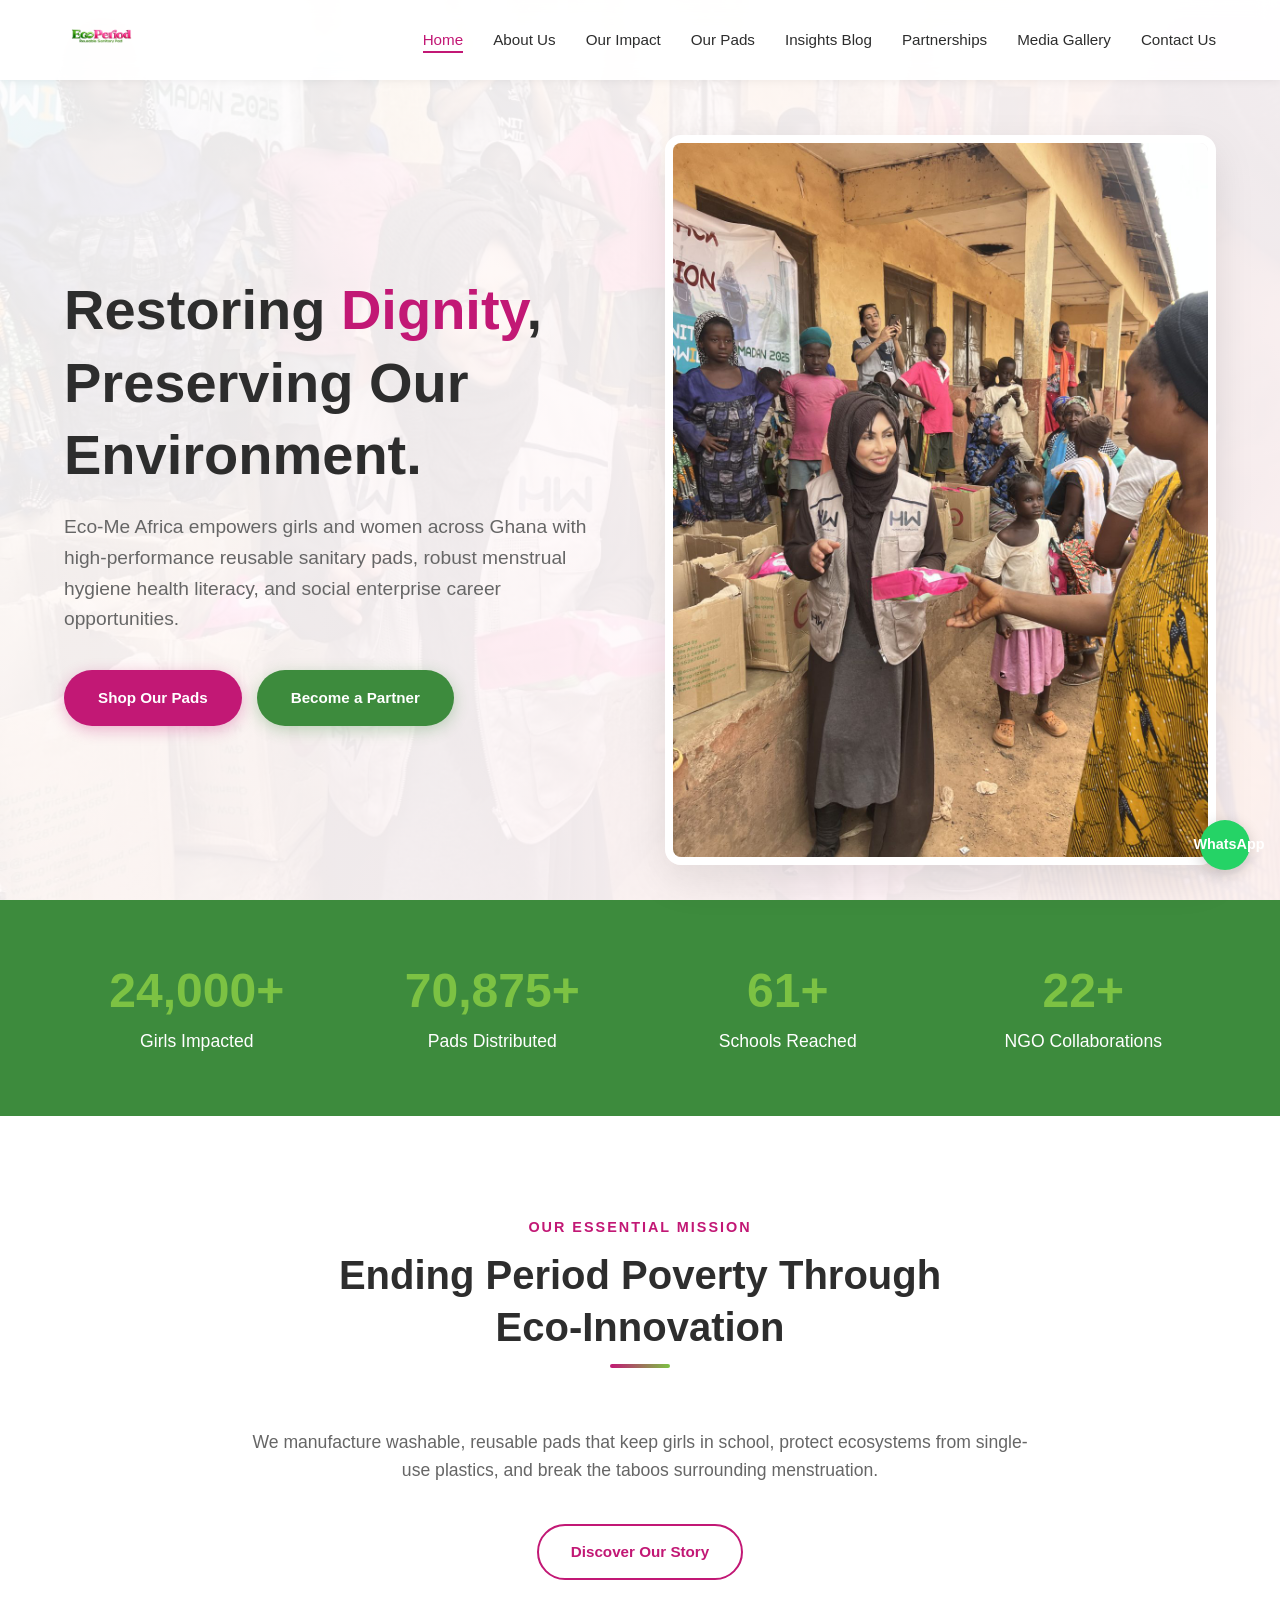
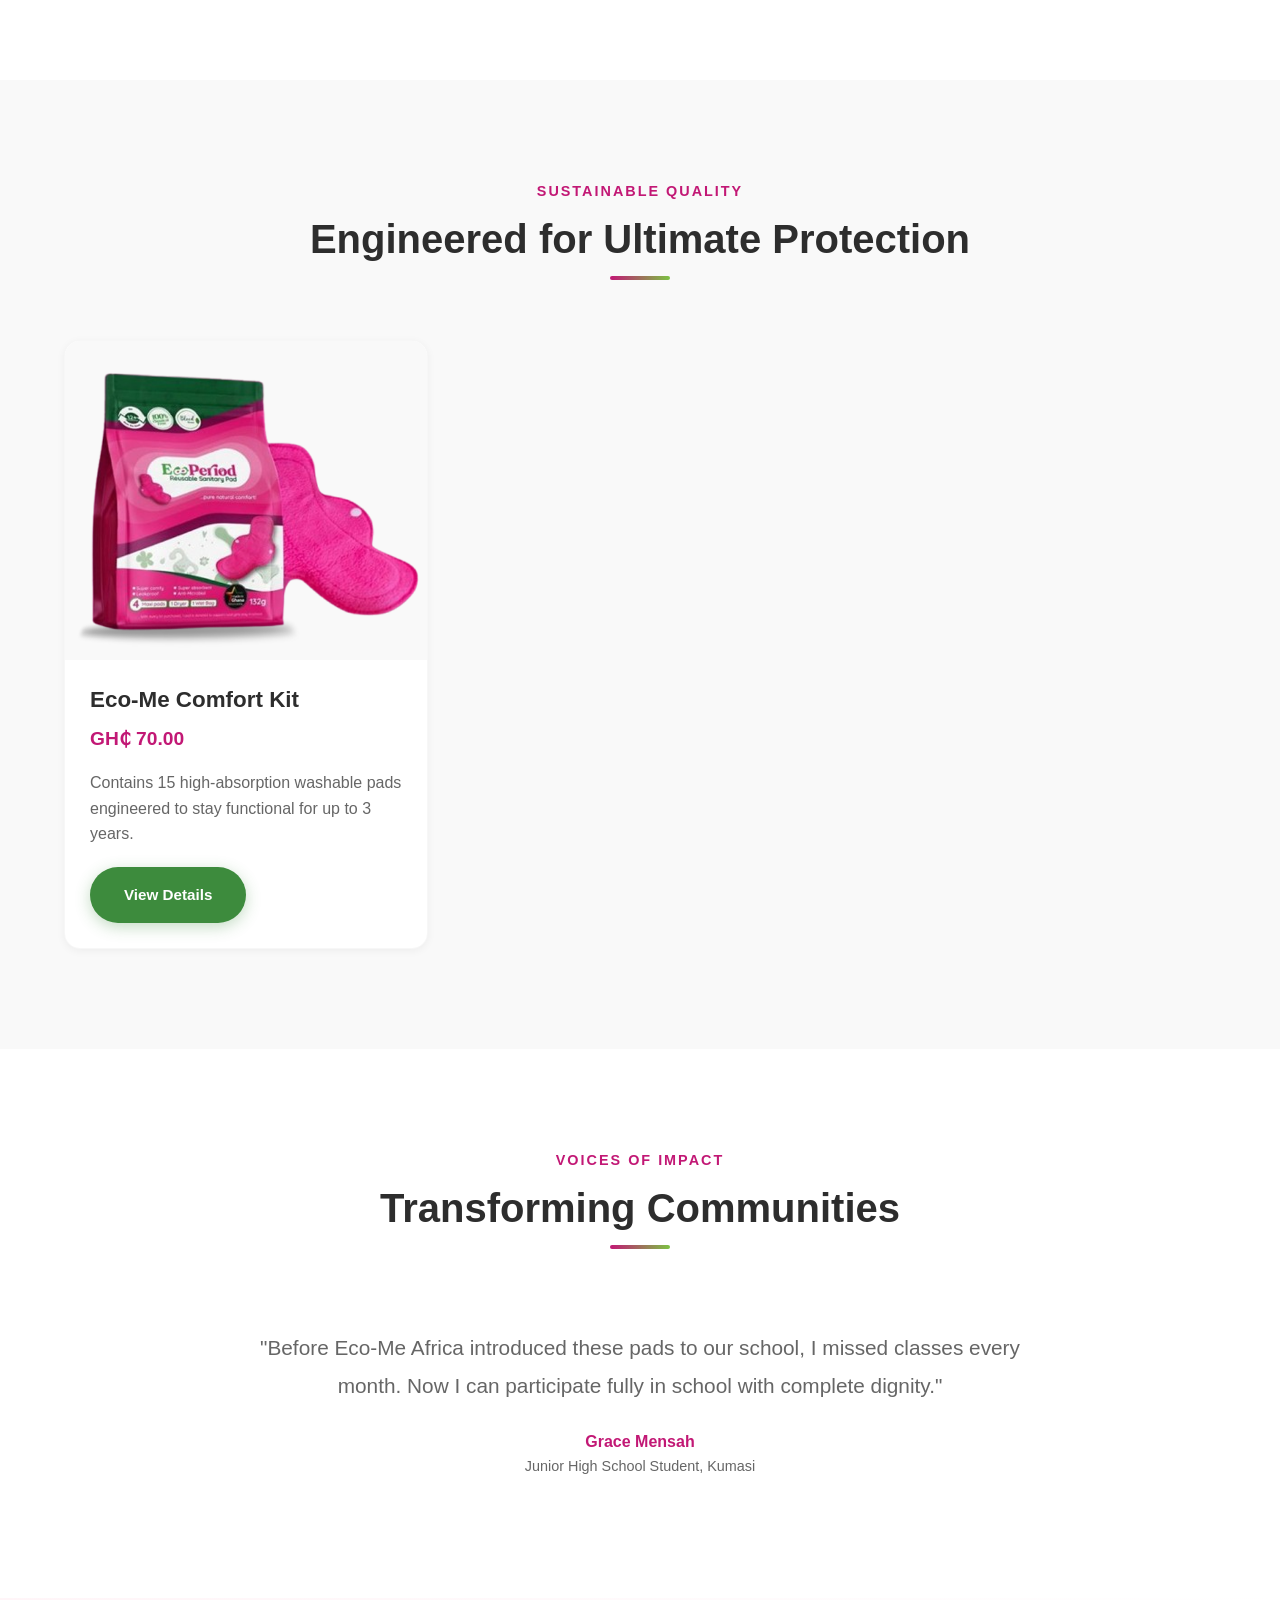
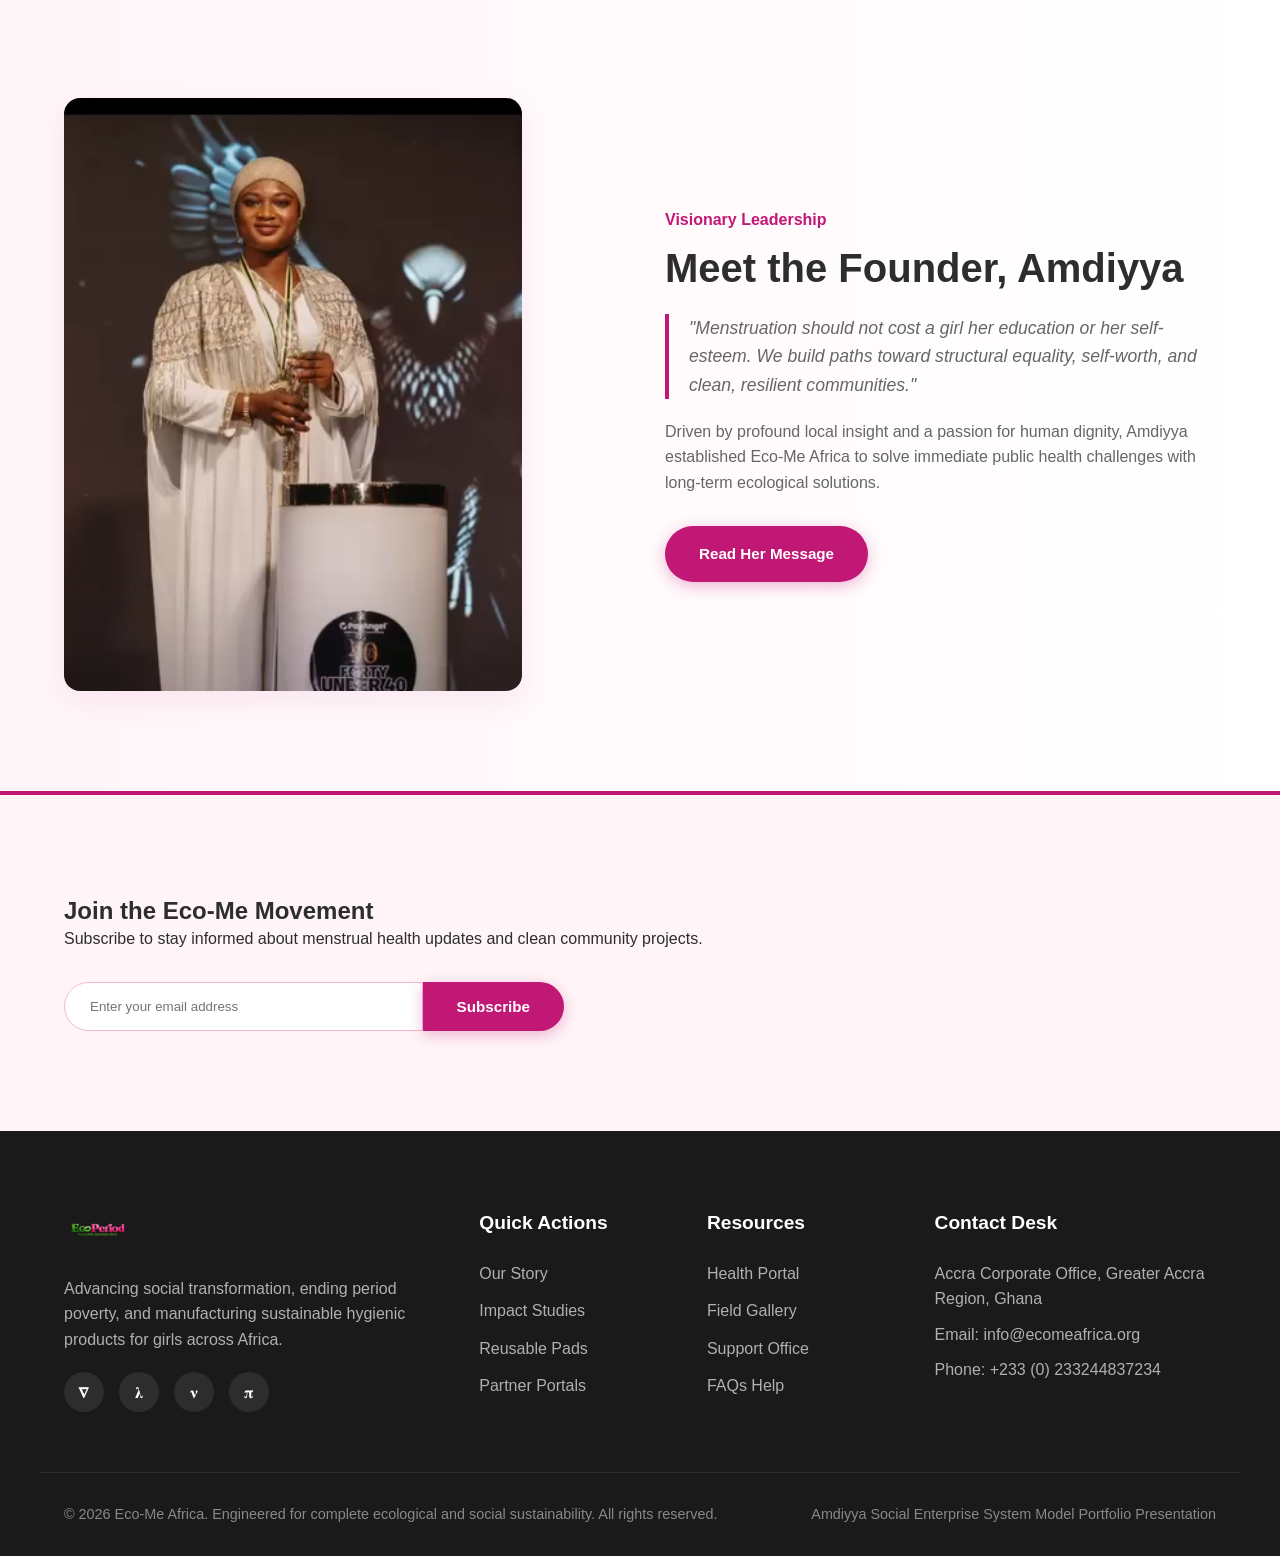
<file: index.html>
<!DOCTYPE html>
<html lang="en">
<head>
    <meta charset="UTF-8">
    <meta name="viewport" content="width=device-width, initial-scale=1.0">
    <title>Eco-Me Africa | Reusable Sanitary Pads & Menstrual Health Ghana</title>
    <meta name="description" content="Eco-Me Africa is an eco-friendly social enterprise tackling period poverty in Ghana through reusable sanitary pads, women empowerment programs, and health education.">
    <meta name="keywords" content="Reusable sanitary pads Ghana, Menstrual health Africa, Period poverty Ghana, Sustainable menstrual products, Women empowerment Ghana">
    <!-- Open Graph Protocols -->
    <meta property="og:title" content="Eco-Me Africa | Menstrual Dignity and Sustainability">
    <meta property="og:description" content="Tackling period poverty in Africa through sustainable manufacturing of high-grade reusable hygienic pads.">
    <meta property="og:image" content="assets/hero.jpg">
    <meta property="og:url" content="https://ecomeafrica.org">
    <link rel="stylesheet" href="css/style.css">
</head>
<body>

    <!-- GLOBAL NAVIGATION HEADER -->
    <header class="header-nav">
        <div class="container nav-container">
            <a href="index.html" class="logo"><img src="assets/logo.png" alt="Eco-Me Africa Corporate Logo"></a>
            <nav>
                <ul class="nav-menu">
                    <li><a href="index.html" class="nav-link active">Home</a></li>
                    <li><a href="about.html" class="nav-link">About Us</a></li>
                    <li><a href="impact.html" class="nav-link">Our Impact</a></li>
                    <li><a href="products.html" class="nav-link">Our Pads</a></li>
                    <li><a href="blog.html" class="nav-link">Insights Blog</a></li>
                    <li><a href="partnerships.html" class="nav-link">Partnerships</a></li>
                    <li><a href="gallery.html" class="nav-link">Media Gallery</a></li>
                    <li><a href="contact.html" class="nav-link">Contact Us</a></li>
                </ul>
            </nav>
            <button class="hamburger" aria-label="Toggle Navigation menu"><span class="bar"></span><span class="bar"></span><span class="bar"></span></button>
        </div>
    </header>

    <!-- 1. HERO SECTION -->
    <section class="hero-home">
        <div class="container hero-grid">
            <div class="hero-content reveal active">
                <h1>Restoring <span>Dignity</span>, Preserving Our Environment.</h1>
                <p>Eco-Me Africa empowers girls and women across Ghana with high-performance reusable sanitary pads, robust menstrual hygiene health literacy, and social enterprise career opportunities.</p>
                <div class="btn-group">
                    <a href="products.html" class="btn btn-primary">Shop Our Pads</a>
                    <a href="partnerships.html" class="btn btn-secondary">Become a Partner</a>
                </div>
            </div>
            <div class="hero-image-wrapper reveal active">
                <!-- Placeholder Image Asset Definition -->
                <img src="assets/hero.jpg" alt="Eco-Me Africa Community Outreach and Pads Distribution Event">
            </div>
        </div>
    </section>

    <!-- 2. STATS COUNTER BAR -->
    <section class="stats-counter-section">
        <div class="container stats-grid">
            <div class="stat-item">
                <h3 class="counter-value" data-target="50000">0+</h3>
                <p>Girls Impacted</p>
            </div>
            <div class="stat-item">
                <h3 class="counter-value" data-target="150000">0+</h3>
                <p>Pads Distributed</p>
            </div>
            <div class="stat-item">
                <h3 class="counter-value" data-target="120">0+</h3>
                <p>Schools Reached</p>
            </div>
            <div class="stat-item">
                <h3 class="counter-value" data-target="45">0+</h3>
                <p>NGO Collaborations</p>
            </div>
        </div>
    </section>

    <!-- 3. MISSION BRIEF -->
    <section class="section-padding">
        <div class="container text-center reveal">
            <div class="section-header">
                <span class="subtitle">Our Essential Mission</span>
                <h2>Ending Period Poverty Through Eco-Innovation</h2>
            </div>
            <p style="max-width: 800px; margin: 0 auto 40px auto; font-size: 1.1rem; color: var(--light-text);">
                We manufacture washable, reusable pads that keep girls in school, protect ecosystems from single-use plastics, and break the taboos surrounding menstruation.
            </p>
            <a href="about.html" class="btn btn-outline">Discover Our Story</a>
        </div>
    </section>

    <!-- 4. PRODUCT PREVIEW SECTION -->
    <section class="section-padding" style="background-color: var(--gray-bg);">
        <div class="container reveal">
            <div class="section-header">
                <span class="subtitle">Sustainable Quality</span>
                <h2>Engineered for Ultimate Protection</h2>
            </div>
            <div class="products-grid">
                <!-- Product Unit 1 -->
                <div class="product-card">
                    <div class="img-container">
                        <img src="assets/dulex.png" alt="Eco-Me Reusable Sanitary Pad Single Kit Pack">
                    </div>
                    <div class="product-info">
                        <h3 class="product-title">Eco-Me Comfort Kit</h3>
                        <p class="product-price">GH₵ 70.00</p>
                        <p style="color:var(--light-text); margin-bottom: 20px;">Contains 15 high-absorption washable pads engineered to stay functional for up to 3 years.</p>
                        <a href="products.html" class="btn btn-secondary btn-sm">View Details</a>
                    </div>
                </div>
                <!-- Additional structural preview iterations skipped for clarity -->
            </div>
        </div>
    </section>

    <!-- 5. VOICES OF IMPACT (TESTIMONIALS SLIDER) -->
    <section class="section-padding">
        <div class="container reveal">
            <div class="section-header">
                <span class="subtitle">Voices of Impact</span>
                <h2>Transforming Communities</h2>
            </div>
            <div class="slider-container">
                <div class="testimonial-slide active">
                    <p class="testimonial-text">"Before Eco-Me Africa introduced these pads to our school, I missed classes every month. Now I can participate fully in school with complete dignity."</p>
                    <p class="testimonial-author">Grace Mensah</p>
                    <p class="testimonial-meta">Junior High School Student, Kumasi</p>
                </div>
                <div class="testimonial-slide">
                    <p class="testimonial-text">"Partnering with Eco-Me has allowed us to deliver scalable menstrual literacy and sustainable sanitation kits to over 2,500 rural women."</p>
                    <p class="testimonial-author">David Kwakye</p>
                    <p class="testimonial-meta">Director, Health Foundation West Africa</p>
                </div>
            </div>
        </div>
    </section>

    <!-- 6. FOUNDER SPOTLIGHT BRIEF -->
    <section class="section-padding" style="background: linear-gradient(to right, #FFF5F8, #FFFFFF);">
        <div class="container reveal">
            <div class="hero-grid">
                <div>
                    <!-- Placeholder Founder Structural Alignment Asset Link -->
                    <img src="assets/founder.png" alt="Amdiyya - Visionary Founder of Eco-Me Africa Social Enterprise" style="border-radius: var(--radius-md); box-shadow: var(--shadow-md);">
                </div>
                <div>
                    <span class="subtitle" style="color:var(--primary-pink); font-weight:700;">Visionary Leadership</span>
                    <h2 style="font-size:2.5rem; margin:10px 0 20px 0;">Meet the Founder, Amdiyya</h2>
                    <blockquote style="border-left: 4px solid var(--primary-pink); padding-left:20px; font-style:italic; margin-bottom:20px; font-size:1.1rem; color: var(--light-text);">
                        "Menstruation should not cost a girl her education or her self-esteem. We build paths toward structural equality, self-worth, and clean, resilient communities."
                    </blockquote>
                    <p style="color:var(--light-text); margin-bottom:30px;">Driven by profound local insight and a passion for human dignity, Amdiyya established Eco-Me Africa to solve immediate public health challenges with long-term ecological solutions.</p>
                    <a href="about.html#founder" class="btn btn-primary">Read Her Message</a>
                </div>
            </div>
        </div>
    </section>

    <!-- GLOBAL FOOTER & NEWSLETTER -->
    <section class="newsletter-section section-padding">
        <div class="container newsletter-grid">
            <div>
                <h2>Join the Eco-Me Movement</h2>
                <p>Subscribe to stay informed about menstrual health updates and clean community projects.</p>
            </div>
            <form class="newsletter-form-container" onsubmit="event.preventDefault(); alert('Subscribed to updates! Thank you.'); this.reset();">
                <input type="email" placeholder="Enter your email address" required aria-label="Newsletter email address field">
                <button type="submit" class="btn btn-primary">Subscribe</button>
            </form>
        </div>
    </section>

    <footer class="main-footer">
        <div class="container footer-grid">
            <div class="footer-brand">
                <img src="assets/logo.png" alt="Eco-Me Africa Logo" style="height:45px;">
                <p>Advancing social transformation, ending period poverty, and manufacturing sustainable hygienic products for girls across Africa.</p>
                <div class="social-icons">
                    <a href="#" class="social-icon" aria-label="Follow us on Facebook">&#120513;</a>
                    <a href="#" class="social-icon" aria-label="Follow us on Twitter">&#120524;</a>
                    <a href="#" class="social-icon" aria-label="Follow us on Instagram">&#120526;</a>
                    <a href="#" class="social-icon" aria-label="Follow us on LinkedIn">&#120529;</a>
                </div>
            </div>
            <div class="footer-links">
                <h3>Quick Actions</h3>
                <ul>
                    <li><a href="about.html">Our Story</a></li>
                    <li><a href="impact.html">Impact Studies</a></li>
                    <li><a href="products.html">Reusable Pads</a></li>
                    <li><a href="partnerships.html">Partner Portals</a></li>
                </ul>
            </div>
            <div class="footer-links">
                <h3>Resources</h3>
                <ul>
                    <li><a href="blog.html">Health Portal</a></li>
                    <li><a href="gallery.html">Field Gallery</a></li>
                    <li><a href="contact.html">Support Office</a></li>
                    <li><a href="contact.html#faq">FAQs Help</a></li>
                </ul>
            </div>
            <div class="footer-links">
                <h3>Contact Desk</h3>
                <p style="color:#B0B0B0; margin-bottom:10px;">Accra Corporate Office, Greater Accra Region, Ghana</p>
                <p style="color:#B0B0B0; margin-bottom:10px;">Email: info@ecomeafrica.org</p>
                <p style="color:#B0B0B0;">Phone: +233 (0) 233244837234</p>
            </div>
        </div>
         <a href="https://wa.me/233244837234?text=Hello%20Eco-Me%20Africa%2C%20I%20am%20interested%20in%20ordering%20your%20reusable%20sanitary%20pads%20and%20supporting%20the%20movement.%20Please%20provide%20more%20details." target="_blank" class="whatsapp-float" aria-label="Chat directly on WhatsApp with Eco-Me Desk">
        <svg class="whatsapp-icon-svg" viewBox="0 0 448 512" xmlns="http://www.w3.org/2000/svg"><path d="M380.9 97.1C339 55.1 283.2 32 223.9 32c-122.4 0-222 99.6-222 222 0 39.1 10.2 77.3 29.6 111L0 480l117.7-30.9c32.4 17.7 68.9 27 106.1 27h.1c122.3 0 224.1-99.6 224.1-222 0-59.3-25.2-115-67.1-157zm-157 341.6c-33.2 0-65.7-8.9-94-25.7l-6.7-4-69.8 18.3L72 359.2l-4.4-7c-18.5-29.4-28.2-63.3-28.2-98.2 0-101.7 82.8-184.5 184.6-184.5 49.3 0 95.6 19.2 130.4 54.1 34.8 34.9 56.2 81.2 56.1 130.5 0 101.8-84.9 184.6-186.6 184.6zm101.2-138.2c-5.5-2.8-32.8-16.2-37.9-18-5.1-1.9-8.8-2.8-12.5 2.8-3.7 5.6-14.3 18-17.6 21.8-3.2 3.7-6.5 4.2-12 1.4-32.6-16.3-54-29.1-75.5-66-5.7-9.8 5.7-9.1 16.3-30.3 1.8-3.7.9-6.9-.5-9.7-1.4-2.8-12.5-30.1-17.1-41.2-4.5-10.8-9.1-9.3-12.5-9.5-3.2-.2-6.9-.2-10.6-.2-3.7 0-9.7 1.4-14.8 6.9-5.1 5.6-19.4 19-19.4 46.3 0 27.3 19.9 53.7 22.6 57.4 2.8 3.7 39.1 59.7 94.8 83.8 35.2 15.2 49 16.5 66.6 13.9 10.7-1.6 32.8-13.4 37.4-26.4 4.6-13 4.6-24.1 3.2-26.4-1.3-2.5-5-3.9-10.5-6.6z"/></svg>
        <span class="whatsapp-text">WhatsApp</span>
    </a>
        <div class="container footer-bottom">
            <p>&copy; 2026 Eco-Me Africa. Engineered for complete ecological and social sustainability. All rights reserved.</p>
            <p>Amdiyya Social Enterprise System Model Portfolio Presentation</p>
        </div>
    </footer>

    <script src="js/script.js" defer></script>
</body>
</html>
</file>
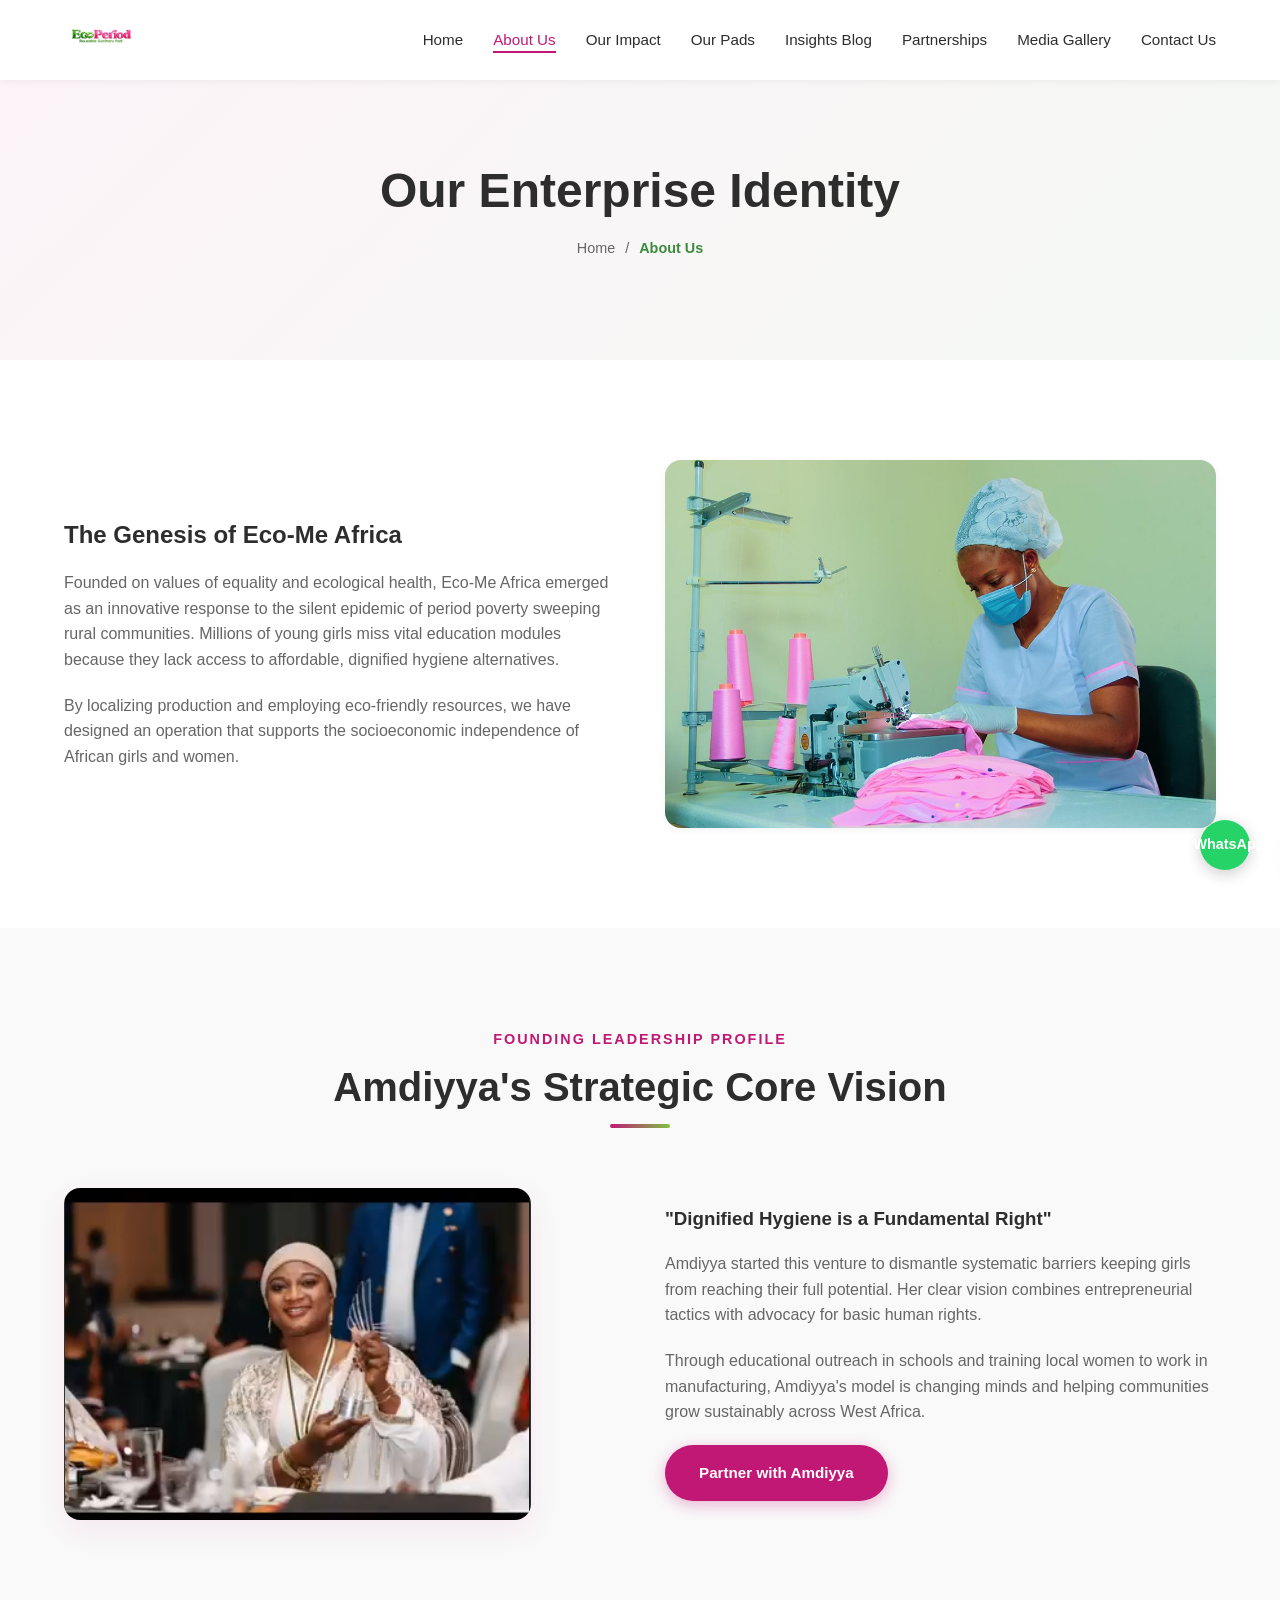
<file: about.html>
<!DOCTYPE html>
<html lang="en">
<head>
    <meta charset="UTF-8">
    <meta name="viewport" content="width=device-width, initial-scale=1.0">
    <title>About Us | Our Story & Founder Amdiyya | Eco-Me Africa</title>
    <meta name="description" content="Discover the origins of Eco-Me Africa. Read our mission, timeline, commitment to social sustainability, and the leadership vision of founder Amdiyya.">
    <link rel="stylesheet" href="css/style.css">
</head>
<body>
    <header class="header-nav">
        <div class="container nav-container">
            <a href="index.html" class="logo"><img src="assets/logo.png" alt="Eco-Me Africa Logo"></a>
            <ul class="nav-menu">
                <li><a href="index.html" class="nav-link">Home</a></li>
                <li><a href="about.html" class="nav-link active">About Us</a></li>
                <li><a href="impact.html" class="nav-link">Our Impact</a></li>
                <li><a href="products.html" class="nav-link">Our Pads</a></li>
                <li><a href="blog.html" class="nav-link">Insights Blog</a></li>
                <li><a href="partnerships.html" class="nav-link">Partnerships</a></li>
                <li><a href="gallery.html" class="nav-link">Media Gallery</a></li>
                <li><a href="contact.html" class="nav-link">Contact Us</a></li>
            </ul>
        </div>
    </header>

    <section class="page-hero">
        <div class="container">
            <h1>Our Enterprise Identity</h1>
            <div class="breadcrumbs"><a href="index.html">Home</a> <span>/</span> <span class="current">About Us</span></div>
        </div>
    </section>

    <section class="section-padding">
        <div class="container reveal">
            <div class="hero-grid">
                <div>
                    <h2>The Genesis of Eco-Me Africa</h2>
                    <p style="margin:20px 0; color:var(--light-text);">Founded on values of equality and ecological health, Eco-Me Africa emerged as an innovative response to the silent epidemic of period poverty sweeping rural communities. Millions of young girls miss vital education modules because they lack access to affordable, dignified hygiene alternatives.</p>
                    <p style="color:var(--light-text);">By localizing production and employing eco-friendly resources, we have designed an operation that supports the socioeconomic independence of African girls and women.</p>
                </div>
                <div>
                    <img src="assets/community-1.jpg" alt="Eco-Me Factory production operations staff" style="border-radius:var(--radius-md); box-shadow:var(--shadow-sm);">
                </div>
            </div>
        </div>
    </section>

    <!-- FOUNDER SPOTLIGHT EXTENDED LAYOUT BLOCK -->
    <section id="founder" class="section-padding" style="background-color: var(--gray-bg);">
        <div class="container reveal">
            <div class="section-header">
                <span class="subtitle">Founding Leadership Profile</span>
                <h2>Amdiyya's Strategic Core Vision</h2>
            </div>
            <div class="hero-grid">
                <div>
                    <img src="assets/founder1.png" alt="Amdiyya Founder Executive Portrait" style="border-radius: var(--radius-md); box-shadow:var(--shadow-md);">
                </div>
                <div>
                    <h3>"Dignified Hygiene is a Fundamental Right"</h3>
                    <p style="margin:20px 0; color:var(--light-text);">Amdiyya started this venture to dismantle systematic barriers keeping girls from reaching their full potential. Her clear vision combines entrepreneurial tactics with advocacy for basic human rights.</p>
                    <p style="color:var(--light-text); margin-bottom: 20px;">Through educational outreach in schools and training local women to work in manufacturing, Amdiyya's model is changing minds and helping communities grow sustainably across West Africa.</p>
                    <a href="partnerships.html" class="btn btn-primary">Partner with Amdiyya</a>
                </div>
            </div>
        </div>
    </section>
     <a href="https://wa.me/233244837234?text=Hello%20Eco-Me%20Africa%2C%20I%20am%20interested%20in%20ordering%20your%20reusable%20sanitary%20pads%20and%20supporting%20the%20movement.%20Please%20provide%20more%20details." target="_blank" class="whatsapp-float" aria-label="Chat directly on WhatsApp with Eco-Me Desk">
        <svg class="whatsapp-icon-svg" viewBox="0 0 448 512" xmlns="http://www.w3.org/2000/svg"><path d="M380.9 97.1C339 55.1 283.2 32 223.9 32c-122.4 0-222 99.6-222 222 0 39.1 10.2 77.3 29.6 111L0 480l117.7-30.9c32.4 17.7 68.9 27 106.1 27h.1c122.3 0 224.1-99.6 224.1-222 0-59.3-25.2-115-67.1-157zm-157 341.6c-33.2 0-65.7-8.9-94-25.7l-6.7-4-69.8 18.3L72 359.2l-4.4-7c-18.5-29.4-28.2-63.3-28.2-98.2 0-101.7 82.8-184.5 184.6-184.5 49.3 0 95.6 19.2 130.4 54.1 34.8 34.9 56.2 81.2 56.1 130.5 0 101.8-84.9 184.6-186.6 184.6zm101.2-138.2c-5.5-2.8-32.8-16.2-37.9-18-5.1-1.9-8.8-2.8-12.5 2.8-3.7 5.6-14.3 18-17.6 21.8-3.2 3.7-6.5 4.2-12 1.4-32.6-16.3-54-29.1-75.5-66-5.7-9.8 5.7-9.1 16.3-30.3 1.8-3.7.9-6.9-.5-9.7-1.4-2.8-12.5-30.1-17.1-41.2-4.5-10.8-9.1-9.3-12.5-9.5-3.2-.2-6.9-.2-10.6-.2-3.7 0-9.7 1.4-14.8 6.9-5.1 5.6-19.4 19-19.4 46.3 0 27.3 19.9 53.7 22.6 57.4 2.8 3.7 39.1 59.7 94.8 83.8 35.2 15.2 49 16.5 66.6 13.9 10.7-1.6 32.8-13.4 37.4-26.4 4.6-13 4.6-24.1 3.2-26.4-1.3-2.5-5-3.9-10.5-6.6z"/></svg>
        <span class="whatsapp-text">WhatsApp</span>
    </a>

    <!-- Insert Reusable Footer Block Here -->
    <script src="js/script.js" defer></script>
</body>
</html>
</file>
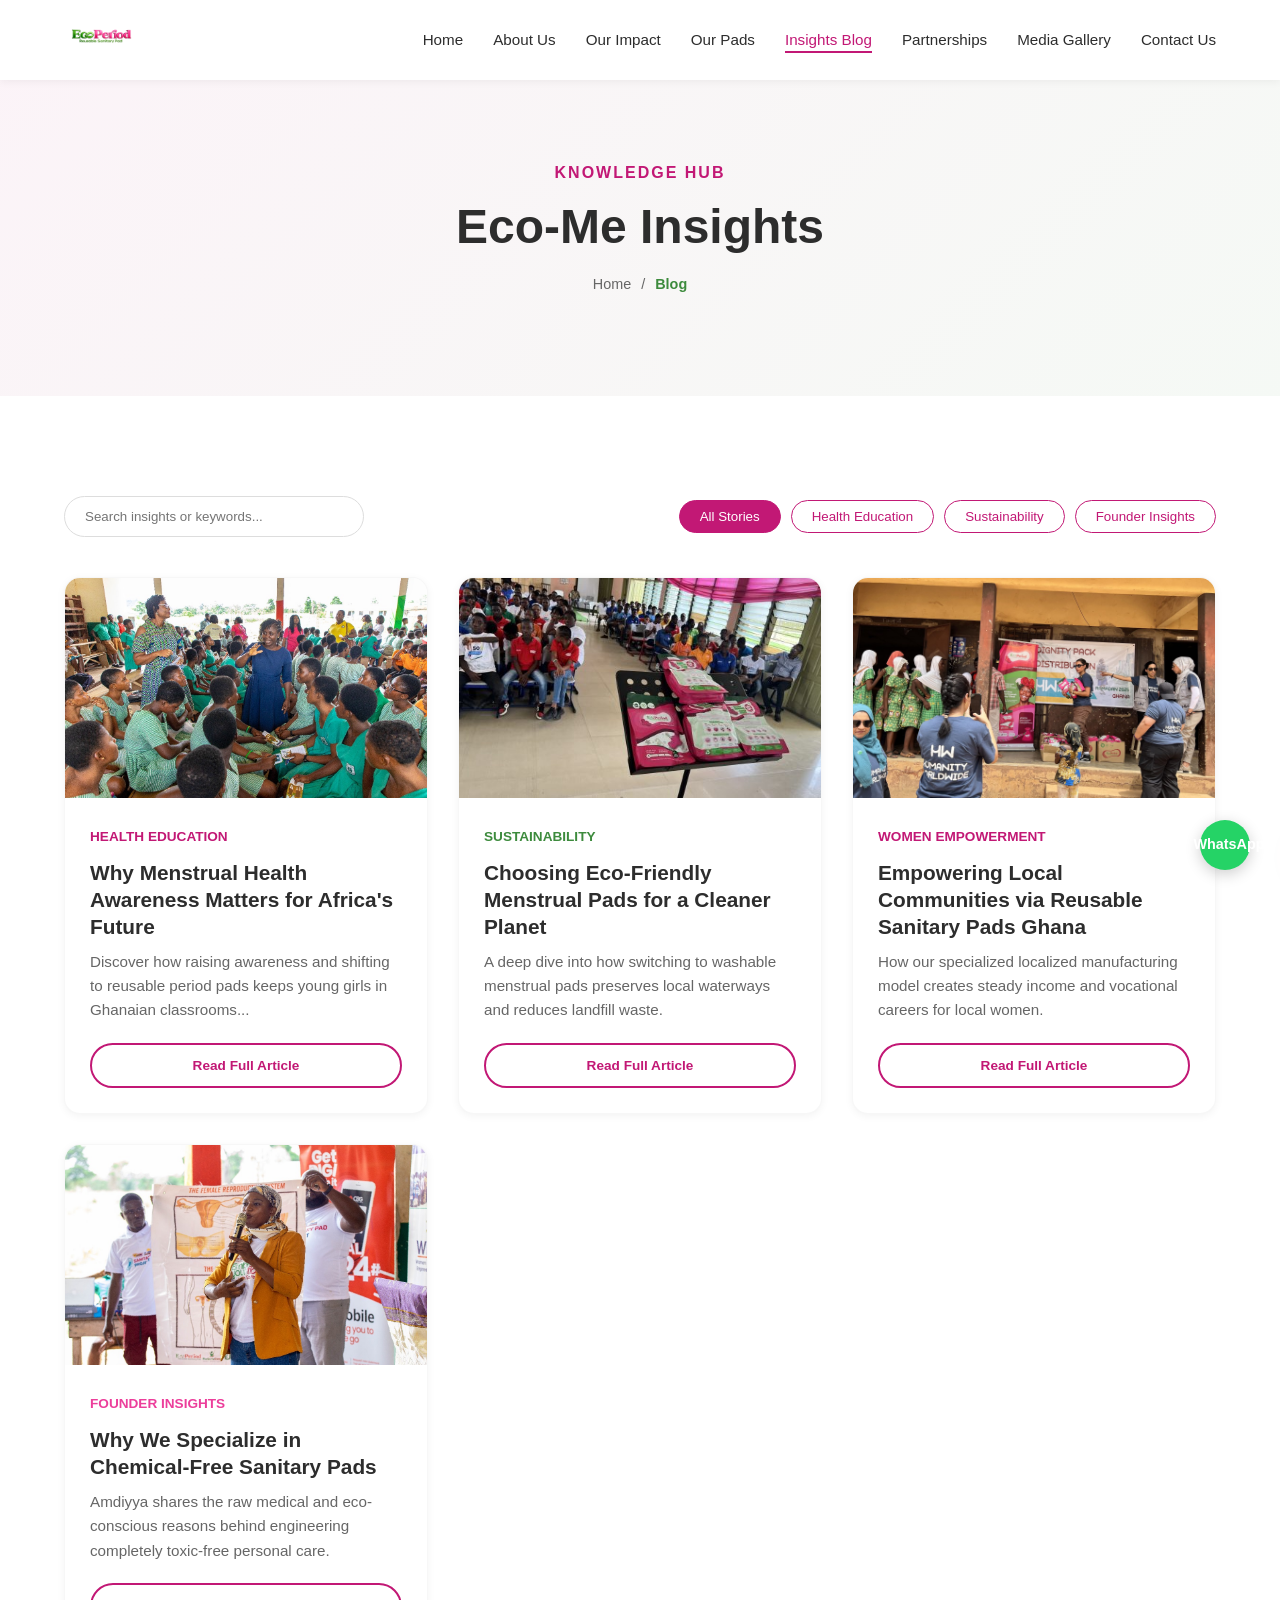
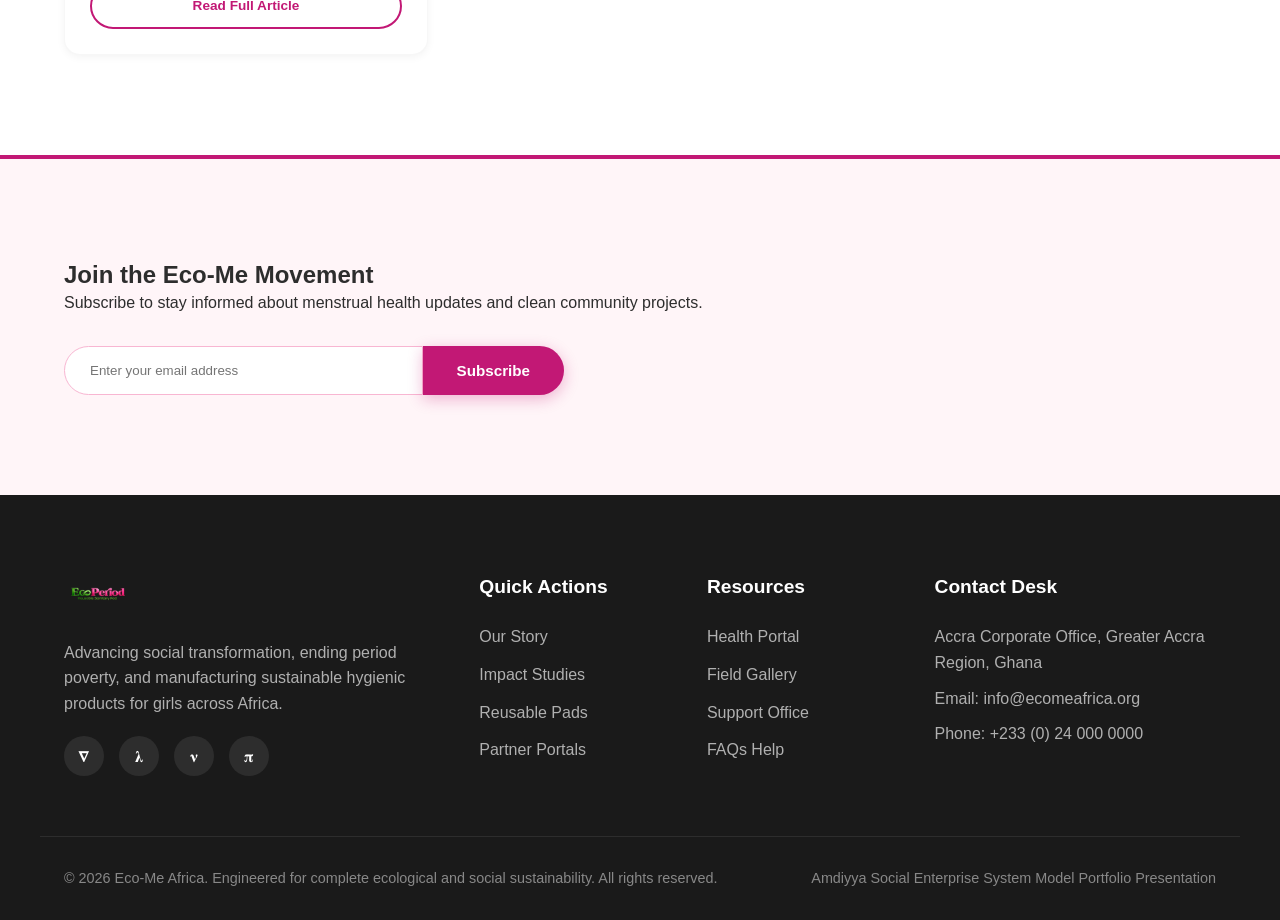
<file: blog.html>
<!DOCTYPE html>
<html lang="en">
<head>
    <meta charset="UTF-8">
    <meta name="viewport" content="width=device-width, initial-scale=1.0">
    <title>Insights Blog | Menstrual Health & Sustainability | Eco-Me Africa</title>
    <meta name="description" content="Read the Eco-Me Africa blog for updates on menstrual health awareness, reusable period pads, women empowerment initiatives, and sustainable living in Ghana.">
    <meta name="keywords" content="menstrual health awareness, reusable period pads, reusable sanitary pads ghana, chemical-free sanitary pads">
    <meta property="og:title" content="Eco-Me Africa Insights Blog">
    <meta property="og:description" content="Educational resources and updates on ending period poverty through eco-friendly initiatives.">
    <meta property="og:image" content="assets/hero.jpg">
    <link rel="stylesheet" href="css/style.css">
</head>
<body>

    <header class="header-nav">
        <div class="container nav-container">
            <a href="index.html" class="logo">
                <img src="assets/logo.png" alt="Eco-Me Africa Corporate Logo">
            </a>
            <nav>
                <ul class="nav-menu">
                    <li><a href="index.html" class="nav-link">Home</a></li>
                    <li><a href="about.html" class="nav-link">About Us</a></li>
                    <li><a href="impact.html" class="nav-link">Our Impact</a></li>
                    <li><a href="products.html" class="nav-link">Our Pads</a></li>
                    <li><a href="blog.html" class="nav-link active">Insights Blog</a></li>
                    <li><a href="partnerships.html" class="nav-link">Partnerships</a></li>
                    <li><a href="gallery.html" class="nav-link">Media Gallery</a></li>
                    <li><a href="contact.html" class="nav-link">Contact Us</a></li>
                </ul>
            </nav>
            <button class="hamburger" aria-label="Toggle Navigation Menu">
                <span class="bar"></span>
                <span class="bar"></span>
                <span class="bar"></span>
            </button>
        </div>
    </header>

    <section class="page-hero">
        <div class="container">
            <span class="subtitle" style="color: var(--primary-pink); font-weight: 700; text-transform: uppercase; letter-spacing: 2px;">Knowledge Hub</span>
            <h1 style="margin-top: 10px;">Eco-Me Insights</h1>
            <div class="breadcrumbs">
                <a href="index.html">Home</a> <span>/</span> <span class="current">Blog</span>
            </div>
        </div>
    </section>

    <section class="section-padding">
        <div class="container reveal active">
            
            <div class="filter-search-container">
                <input type="text" id="searchBar" class="search-input" placeholder="Search insights or keywords...">
                <div class="filter-group">
                    <button class="filter-btn active" data-filter="all">All Stories</button>
                    <button class="filter-btn" data-filter="health">Health Education</button>
                    <button class="filter-btn" data-filter="sustainability">Sustainability</button>
                    <button class="filter-btn" data-filter="leadership">Founder Insights</button>
                </div>
            </div>

            <div class="products-grid">
                
                <div class="blog-card" data-category="health">
                    <div class="img-container" style="height: 220px; overflow: hidden;">
                        <img src="assets/health.jpg" alt="Menstrual Health Awareness Seminar" style="width: 100%; height: 100%; object-fit: cover;">
                    </div>
                    <div class="product-info">
                        <span style="color: var(--primary-pink); font-size: 0.85rem; font-weight: 700; text-transform: uppercase;">Health Education</span>
                        <h3 style="margin: 10px 0; font-size: 1.3rem; min-height: 54px;">Why Menstrual Health Awareness Matters for Africa's Future</h3>
                        <p style="color: var(--light-text); margin-bottom: 20px; font-size: 0.95rem;">Discover how raising awareness and shifting to reusable period pads keeps young girls in Ghanaian classrooms...</p>
                        <a href="blog-posts/menstrual-health.html" class="btn btn-outline" style="padding: 10px 24px; font-size: 0.85rem; width: 100%;">Read Full Article</a>
                    </div>
                </div>

                <div class="blog-card" data-category="sustainability">
                    <div class="img-container" style="height: 220px; overflow: hidden;">
                        <img src="assets/school.jpg" alt="Eco-Friendly Washable Menstrual Pads" style="width: 100%; height: 100%; object-fit: cover;">
                    </div>
                    <div class="product-info">
                        <span style="color: var(--primary-green); font-size: 0.85rem; font-weight: 700; text-transform: uppercase;">Sustainability</span>
                        <h3 style="margin: 10px 0; font-size: 1.3rem; min-height: 54px;">Choosing Eco-Friendly Menstrual Pads for a Cleaner Planet</h3>
                        <p style="color: var(--light-text); margin-bottom: 20px; font-size: 0.95rem;">A deep dive into how switching to washable menstrual pads preserves local waterways and reduces landfill waste.</p>
                        <a href="blog-posts/sustainability-awareness.html" class="btn btn-outline" style="padding: 10px 24px; font-size: 0.85rem; width: 100%;">Read Full Article</a>
                    </div>
                </div>

                <div class="blog-card" data-category="health">
                    <div class="img-container" style="height: 220px; overflow: hidden;">
                        <img src="assets/community.jpg" alt="Women Empowerment Initiatives Ghana" style="width: 100%; height: 100%; object-fit: cover;">
                    </div>
                    <div class="product-info">
                        <span style="color: var(--primary-pink); font-size: 0.85rem; font-weight: 700; text-transform: uppercase;">Women Empowerment</span>
                        <h3 style="margin: 10px 0; font-size: 1.3rem; min-height: 54px;">Empowering Local Communities via Reusable Sanitary Pads Ghana</h3>
                        <p style="color: var(--light-text); margin-bottom: 20px; font-size: 0.95rem;">How our specialized localized manufacturing model creates steady income and vocational careers for local women.</p>
                        <a href="blog-posts/women-empowerment.html" class="btn btn-outline" style="padding: 10px 24px; font-size: 0.85rem; width: 100%;">Read Full Article</a>
                    </div>
                </div>

                <div class="blog-card" data-category="leadership">
                    <div class="img-container" style="height: 220px; overflow: hidden;">
                        <img src="assets/product.jpg" alt="Amdiyya Leadership Insights" style="width: 100%; height: 100%; object-fit: cover;">
                    </div>
                    <div class="product-info">
                        <span style="color: var(--bright-pink); font-size: 0.85rem; font-weight: 700; text-transform: uppercase;">Founder Insights</span>
                        <h3 style="margin: 10px 0; font-size: 1.3rem; min-height: 54px;">Why We Specialize in Chemical-Free Sanitary Pads</h3>
                        <p style="color: var(--light-text); margin-bottom: 20px; font-size: 0.95rem;">Amdiyya shares the raw medical and eco-conscious reasons behind engineering completely toxic-free personal care.</p>
                        <a href="blog-posts/founder-insights.html" class="btn btn-outline" style="padding: 10px 24px; font-size: 0.85rem; width: 100%;">Read Full Article</a>
                    </div>
                </div>

            </div>
        </div>
    </section>

    <section class="newsletter-section section-padding">
        <div class="container newsletter-grid">
            <div>
                <h2>Join the Eco-Me Movement</h2>
                <p>Subscribe to stay informed about menstrual health updates and clean community projects.</p>
            </div>
            <form class="newsletter-form-container" onsubmit="event.preventDefault(); alert('Subscribed to updates! Thank you.'); this.reset();">
                <input type="email" placeholder="Enter your email address" required aria-label="Newsletter email address field">
                <button type="submit" class="btn btn-primary">Subscribe</button>
            </form>
        </div>
    </section>

    <footer class="main-footer">
        <div class="container footer-grid">
            <div class="footer-brand">
                <img src="assets/logo.png" alt="Eco-Me Africa Logo" style="height:45px;">
                <p>Advancing social transformation, ending period poverty, and manufacturing sustainable hygienic products for girls across Africa.</p>
                <div class="social-icons">
                    <a href="#" class="social-icon" aria-label="Follow us on Facebook">&#120513;</a>
                    <a href="#" class="social-icon" aria-label="Follow us on Twitter">&#120524;</a>
                    <a href="#" class="social-icon" aria-label="Follow us on Instagram">&#120526;</a>
                    <a href="#" class="social-icon" aria-label="Follow us on LinkedIn">&#120529;</a>
                </div>
            </div>
            <div class="footer-links">
                <h3>Quick Actions</h3>
                <ul>
                    <li><a href="about.html">Our Story</a></li>
                    <li><a href="impact.html">Impact Studies</a></li>
                    <li><a href="products.html">Reusable Pads</a></li>
                    <li><a href="partnerships.html">Partner Portals</a></li>
                </ul>
            </div>
            <div class="footer-links">
                <h3>Resources</h3>
                <ul>
                    <li><a href="blog.html">Health Portal</a></li>
                    <li><a href="gallery.html">Field Gallery</a></li>
                    <li><a href="contact.html">Support Office</a></li>
                    <li><a href="contact.html#faq">FAQs Help</a></li>
                </ul>
            </div>
            <div class="footer-links">
                <h3>Contact Desk</h3>
                <p style="color:#B0B0B0; margin-bottom:10px;">Accra Corporate Office, Greater Accra Region, Ghana</p>
                <p style="color:#B0B0B0; margin-bottom:10px;">Email: info@ecomeafrica.org</p>
                <p style="color:#B0B0B0;">Phone: +233 (0) 24 000 0000</p>
            </div>
        </div>
        <div class="container footer-bottom">
            <p>&copy; 2026 Eco-Me Africa. Engineered for complete ecological and social sustainability. All rights reserved.</p>
            <p>Amdiyya Social Enterprise System Model Portfolio Presentation</p>
        </div>
    </footer>
     <a href="https://wa.me/233244837234?text=Hello%20Eco-Me%20Africa%2C%20I%20am%20interested%20in%20ordering%20your%20reusable%20sanitary%20pads%20and%20supporting%20the%20movement.%20Please%20provide%20more%20details." target="_blank" class="whatsapp-float" aria-label="Chat directly on WhatsApp with Eco-Me Desk">
        <svg class="whatsapp-icon-svg" viewBox="0 0 448 512" xmlns="http://www.w3.org/2000/svg"><path d="M380.9 97.1C339 55.1 283.2 32 223.9 32c-122.4 0-222 99.6-222 222 0 39.1 10.2 77.3 29.6 111L0 480l117.7-30.9c32.4 17.7 68.9 27 106.1 27h.1c122.3 0 224.1-99.6 224.1-222 0-59.3-25.2-115-67.1-157zm-157 341.6c-33.2 0-65.7-8.9-94-25.7l-6.7-4-69.8 18.3L72 359.2l-4.4-7c-18.5-29.4-28.2-63.3-28.2-98.2 0-101.7 82.8-184.5 184.6-184.5 49.3 0 95.6 19.2 130.4 54.1 34.8 34.9 56.2 81.2 56.1 130.5 0 101.8-84.9 184.6-186.6 184.6zm101.2-138.2c-5.5-2.8-32.8-16.2-37.9-18-5.1-1.9-8.8-2.8-12.5 2.8-3.7 5.6-14.3 18-17.6 21.8-3.2 3.7-6.5 4.2-12 1.4-32.6-16.3-54-29.1-75.5-66-5.7-9.8 5.7-9.1 16.3-30.3 1.8-3.7.9-6.9-.5-9.7-1.4-2.8-12.5-30.1-17.1-41.2-4.5-10.8-9.1-9.3-12.5-9.5-3.2-.2-6.9-.2-10.6-.2-3.7 0-9.7 1.4-14.8 6.9-5.1 5.6-19.4 19-19.4 46.3 0 27.3 19.9 53.7 22.6 57.4 2.8 3.7 39.1 59.7 94.8 83.8 35.2 15.2 49 16.5 66.6 13.9 10.7-1.6 32.8-13.4 37.4-26.4 4.6-13 4.6-24.1 3.2-26.4-1.3-2.5-5-3.9-10.5-6.6z"/></svg>
        <span class="whatsapp-text">WhatsApp</span>
    </a>

    <script src="js/script.js" defer></script>
</body>
</html>
</file>
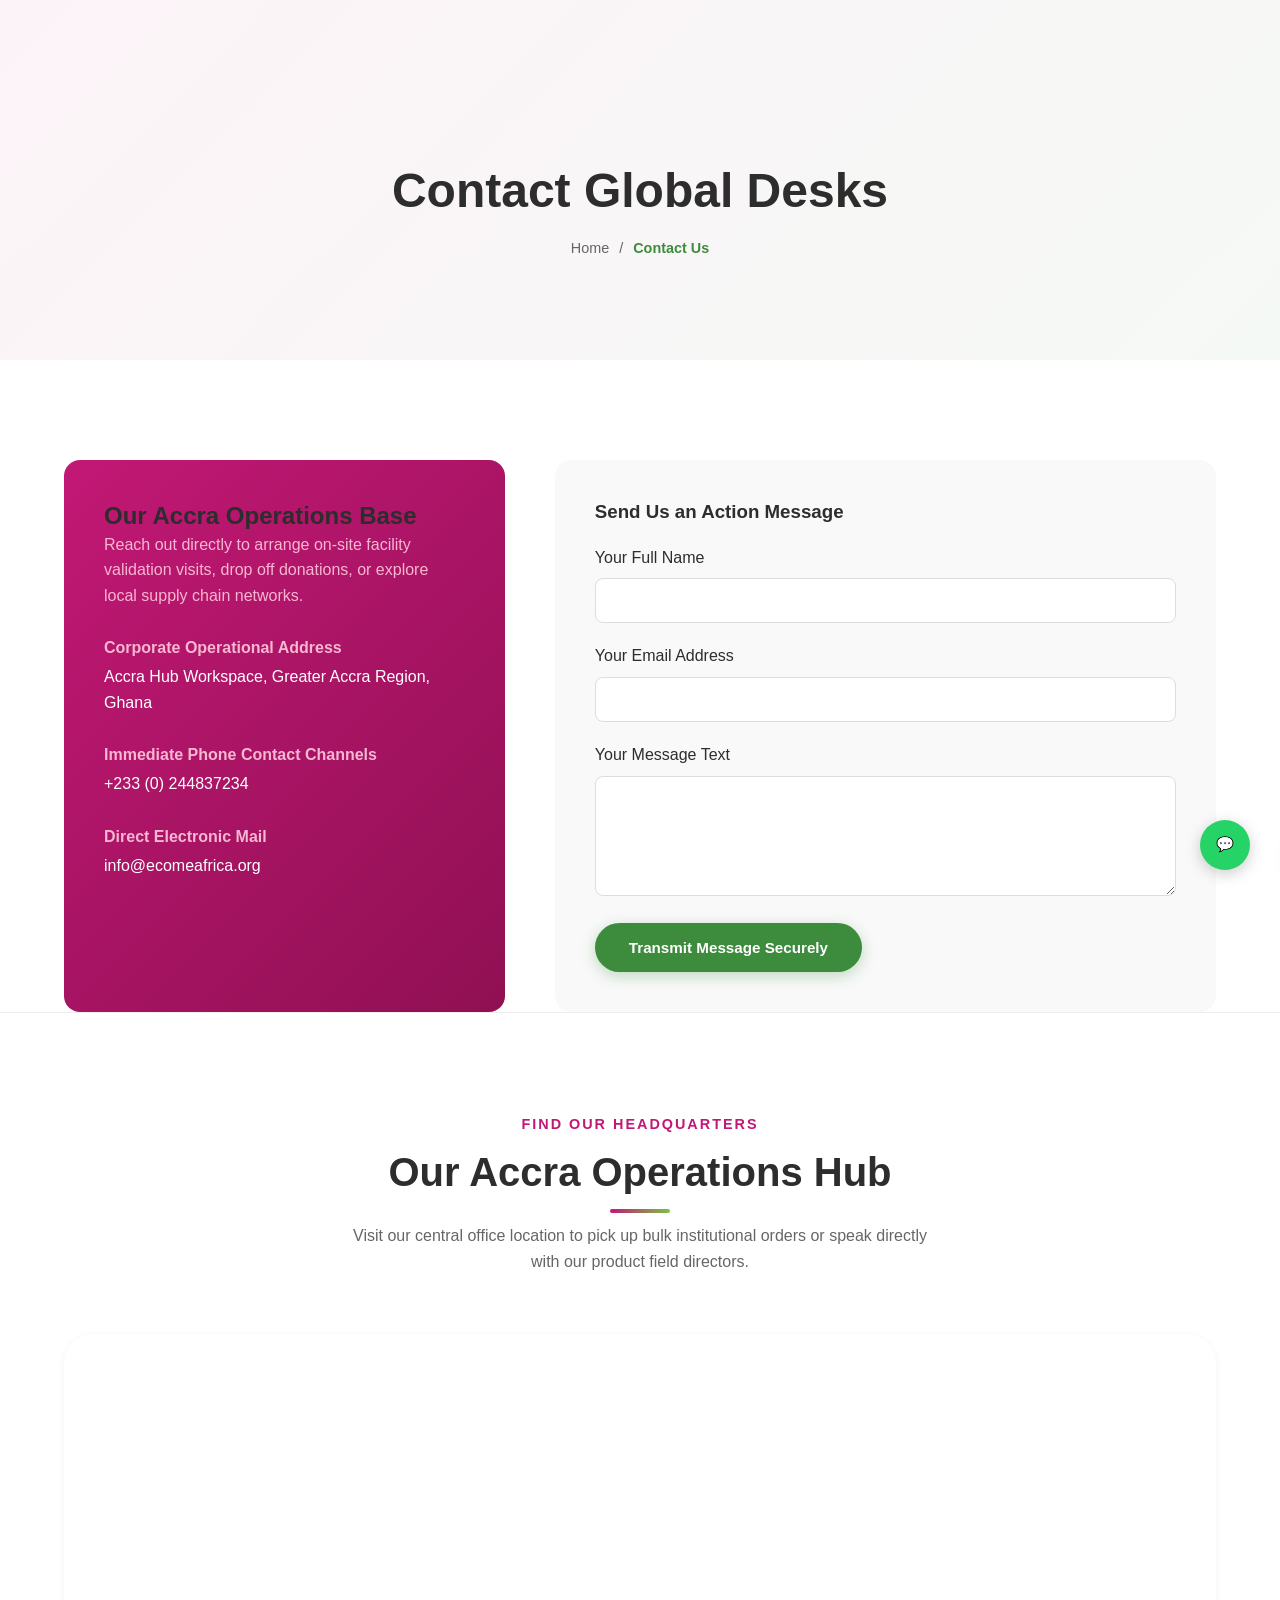
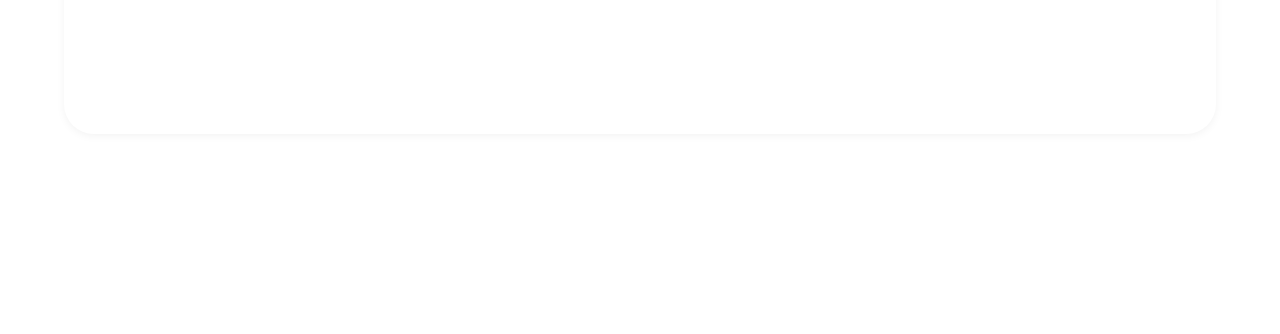
<file: contact.html>
<!DOCTYPE html>
<html lang="en">
<head>
    <meta charset="UTF-8">
    <meta name="viewport" content="width=device-width, initial-scale=1.0">
    <title>Connect with Us | Accra Office Desk | Eco-Me Africa</title>
    <link rel="stylesheet" href="css/style.css">
</head>
<body>
    <!-- Insert Header -->

    <section class="page-hero">
        <div class="container">
            <h1>Contact Global Desks</h1>
            <div class="breadcrumbs"><a href="index.html">Home</a> <span>/</span> <span class="current">Contact Us</span></div>
        </div>
    </section>

    <section class="section-padding">
        <div class="container contact-grid reveal">
            <div class="contact-info-panel">
                <h2>Our Accra Operations Base</h2>
                <p style="margin-bottom:30px; color:var(--light-pink);">Reach out directly to arrange on-site facility validation visits, drop off donations, or explore local supply chain networks.</p>
                
                <div class="contact-info-item">
                    <div>
                        <h4>Corporate Operational Address</h4>
                        <p>Accra Hub Workspace, Greater Accra Region, Ghana</p>
                    </div>
                </div>
                <div class="contact-info-item">
                    <div>
                        <h4>Immediate Phone Contact Channels</h4>
                        <p><a href="tel:+233244837234" style="color:#FFF;">+233 (0) 244837234</a></p>
                    </div>
                </div>
                <div class="contact-info-item">
                    <div>
                        <h4>Direct Electronic Mail</h4>
                        <p>info@ecomeafrica.org</p>
                    </div>
                </div>
            </div>
            
            <div>
                <form class="contact-form">
                    <h3>Send Us an Action Message</h3>
                    <div class="form-group" style="margin-top:20px;">
                        <label>Your Full Name</label>
                        <input type="text" class="form-control" required>
                    </div>
                    <div class="form-group">
                        <label>Your Email Address</label>
                        <input type="email" class="form-control" required>
                    </div>
                    <div class="form-group">
                        <label>Your Message Text</label>
                        <textarea class="form-control" rows="6" required></textarea>
                    </div>
                    <button type="submit" class="btn btn-secondary">Transmit Message Securely</button>
                </form>
            </div>
        </div>

        <section class="section-padding" style="background: #ffffff; border-top: 1px solid #eeeeee;">
        <div class="container reveal active">
            <div class="section-header" style="text-align: center;">
                <span class="subtitle">Find Our Headquarters</span>
                <h2>Our Accra Operations Hub</h2>
                <p style="max-width: 600px; margin: 10px auto 0 auto; color: var(--light-text);">Visit our central office location to pick up bulk institutional orders or speak directly with our product field directors.</p>
            </div>
            
            <div class="map-embed-container">
                <iframe src="https://www.google.com/maps/embed?pb=!1m18!1m12!1m3!1d63536.63865567702!2d-0.2248552178557343!3d5.566870503080036!2m3!1f0!2f0!3f0!3m2!1i1024!2i768!4f13.1!3m3!1m2!1s0xfdf9084b2b7a773%3A0xbed14ed8650e2dd3!2sAccra%2C%20Ghana!5e0!3m2!1sen!2sgh!4v1715935000000!5m2!1sen!2sgh" 
                        allowfullscreen="" 
                        loading="lazy" 
                        referrerpolicy="no-referrer-when-downgrade">
                </iframe>
            </div>
        </div>
    </section>

    <!-- FLOATING OMNICHANNEL COMMUNICATOR UNIT -->
    <a href="https://wa.me/233244837234" class="whatsapp-float" target="_blank" rel="noopener noreferrer" aria-label="Open immediate WhatsApp Support chat desk portal">
        <span>&#128172;</span>
    </a>

    <!-- Insert Footer -->
    <script src="js/script.js" defer></script>
</body>
</html>
</file>
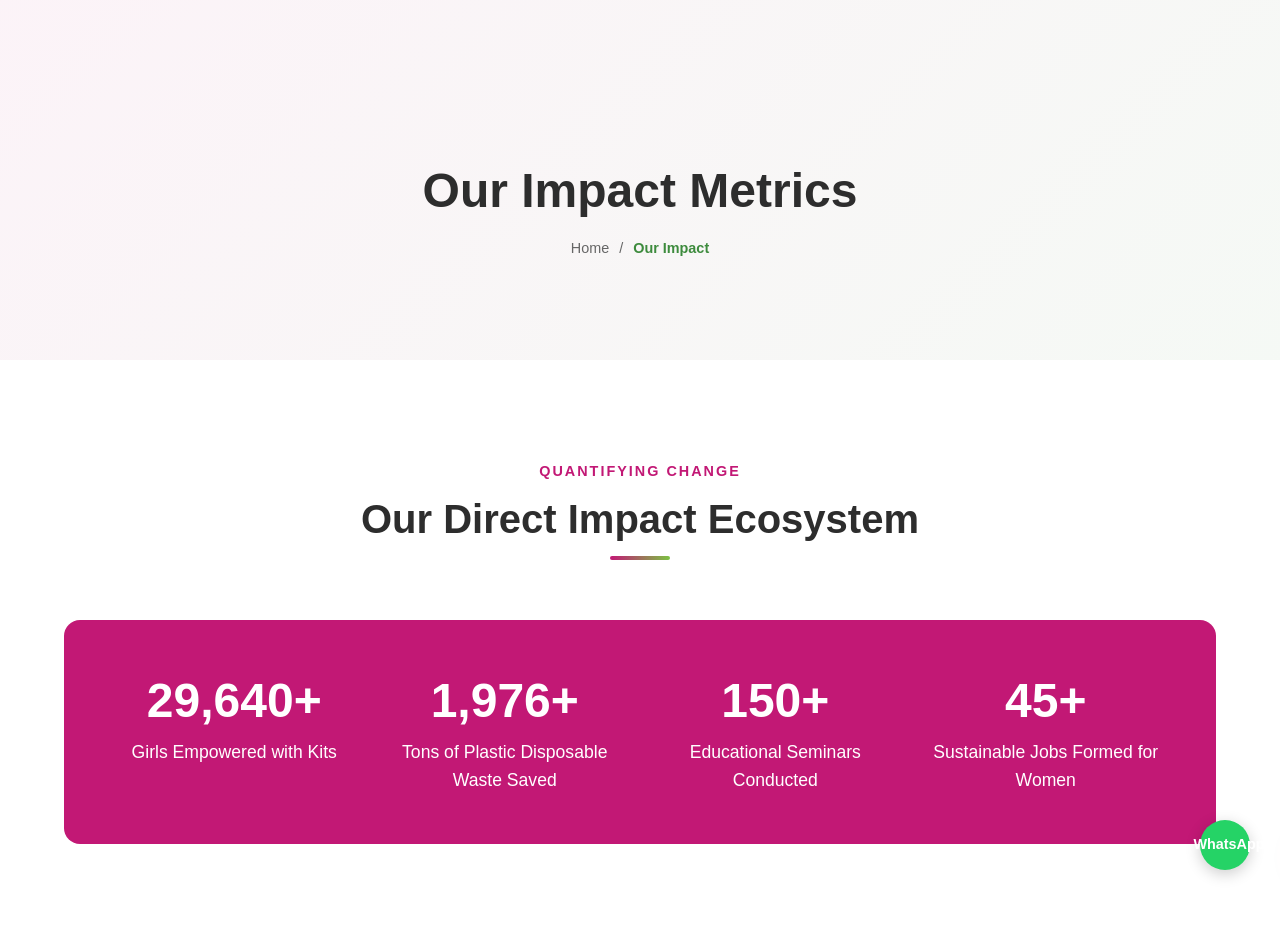
<file: impact.html>
<!DOCTYPE html>
<html lang="en">
<head>
    <meta charset="UTF-8">
    <meta name="viewport" content="width=device-width, initial-scale=1.0">
    <title>Our Social and Eco Impact Metrics | Eco-Me Africa</title>
    <meta name="description" content="Examine our data-driven impact metrics. Real-time statistical overviews of sanitary pads distributed, communities protected, and plastic waste averted.">
    <link rel="stylesheet" href="css/style.css">
</head>
<body>
    <!-- Navigation Placeholder Framework Link -->
    
    <section class="page-hero">
        <div class="container">
            <h1>Our Impact Metrics</h1>
            <div class="breadcrumbs"><a href="index.html">Home</a> <span>/</span> <span class="current">Our Impact</span></div>
        </div>
    </section>

    <section class="section-padding">
        <div class="container reveal">
            <div class="section-header">
                <span class="subtitle">Quantifying Change</span>
                <h2>Our Direct Impact Ecosystem</h2>
            </div>
            
            <div class="stats-grid" style="background:var(--primary-pink); padding: 50px; border-radius: var(--radius-md); color: var(--white); margin-bottom: 5px;">
                <div class="stat-item">
                    <h3 style="color:var(--white);" class="counter-value" data-target="52000">0+</h3>
                    <p>Girls Empowered with Kits</p>
                </div>
                <div class="stat-item">
                    <h3 style="color:var(--white);" class="counter-value" data-target="3400">0+</h3>
                    <p>Tons of Plastic Disposable Waste Saved</p>
                </div>
                <div class="stat-item">
                    <h3 style="color:var(--white);" class="counter-value" data-target="150">0+</h3>
                    <p>Educational Seminars Conducted</p>
                </div>
                <div class="stat-item">
                    <h3 style="color:var(--white);" class="counter-value" data-target="80">0+</h3>
                    <p>Sustainable Jobs Formed for Women</p>
                </div>
            </div>
        </div>
    </section>
     <a href="https://wa.me/233244837234?text=Hello%20Eco-Me%20Africa%2C%20I%20am%20interested%20in%20ordering%20your%20reusable%20sanitary%20pads%20and%20supporting%20the%20movement.%20Please%20provide%20more%20details." target="_blank" class="whatsapp-float" aria-label="Chat directly on WhatsApp with Eco-Me Desk">
        <svg class="whatsapp-icon-svg" viewBox="0 0 448 512" xmlns="http://www.w3.org/2000/svg"><path d="M380.9 97.1C339 55.1 283.2 32 223.9 32c-122.4 0-222 99.6-222 222 0 39.1 10.2 77.3 29.6 111L0 480l117.7-30.9c32.4 17.7 68.9 27 106.1 27h.1c122.3 0 224.1-99.6 224.1-222 0-59.3-25.2-115-67.1-157zm-157 341.6c-33.2 0-65.7-8.9-94-25.7l-6.7-4-69.8 18.3L72 359.2l-4.4-7c-18.5-29.4-28.2-63.3-28.2-98.2 0-101.7 82.8-184.5 184.6-184.5 49.3 0 95.6 19.2 130.4 54.1 34.8 34.9 56.2 81.2 56.1 130.5 0 101.8-84.9 184.6-186.6 184.6zm101.2-138.2c-5.5-2.8-32.8-16.2-37.9-18-5.1-1.9-8.8-2.8-12.5 2.8-3.7 5.6-14.3 18-17.6 21.8-3.2 3.7-6.5 4.2-12 1.4-32.6-16.3-54-29.1-75.5-66-5.7-9.8 5.7-9.1 16.3-30.3 1.8-3.7.9-6.9-.5-9.7-1.4-2.8-12.5-30.1-17.1-41.2-4.5-10.8-9.1-9.3-12.5-9.5-3.2-.2-6.9-.2-10.6-.2-3.7 0-9.7 1.4-14.8 6.9-5.1 5.6-19.4 19-19.4 46.3 0 27.3 19.9 53.7 22.6 57.4 2.8 3.7 39.1 59.7 94.8 83.8 35.2 15.2 49 16.5 66.6 13.9 10.7-1.6 32.8-13.4 37.4-26.4 4.6-13 4.6-24.1 3.2-26.4-1.3-2.5-5-3.9-10.5-6.6z"/></svg>
        <span class="whatsapp-text">WhatsApp</span>
    </a>

    <!-- Insert Reusable Footer Block Here -->
    <script src="js/script.js" defer></script>
</body>
</html>
</file>
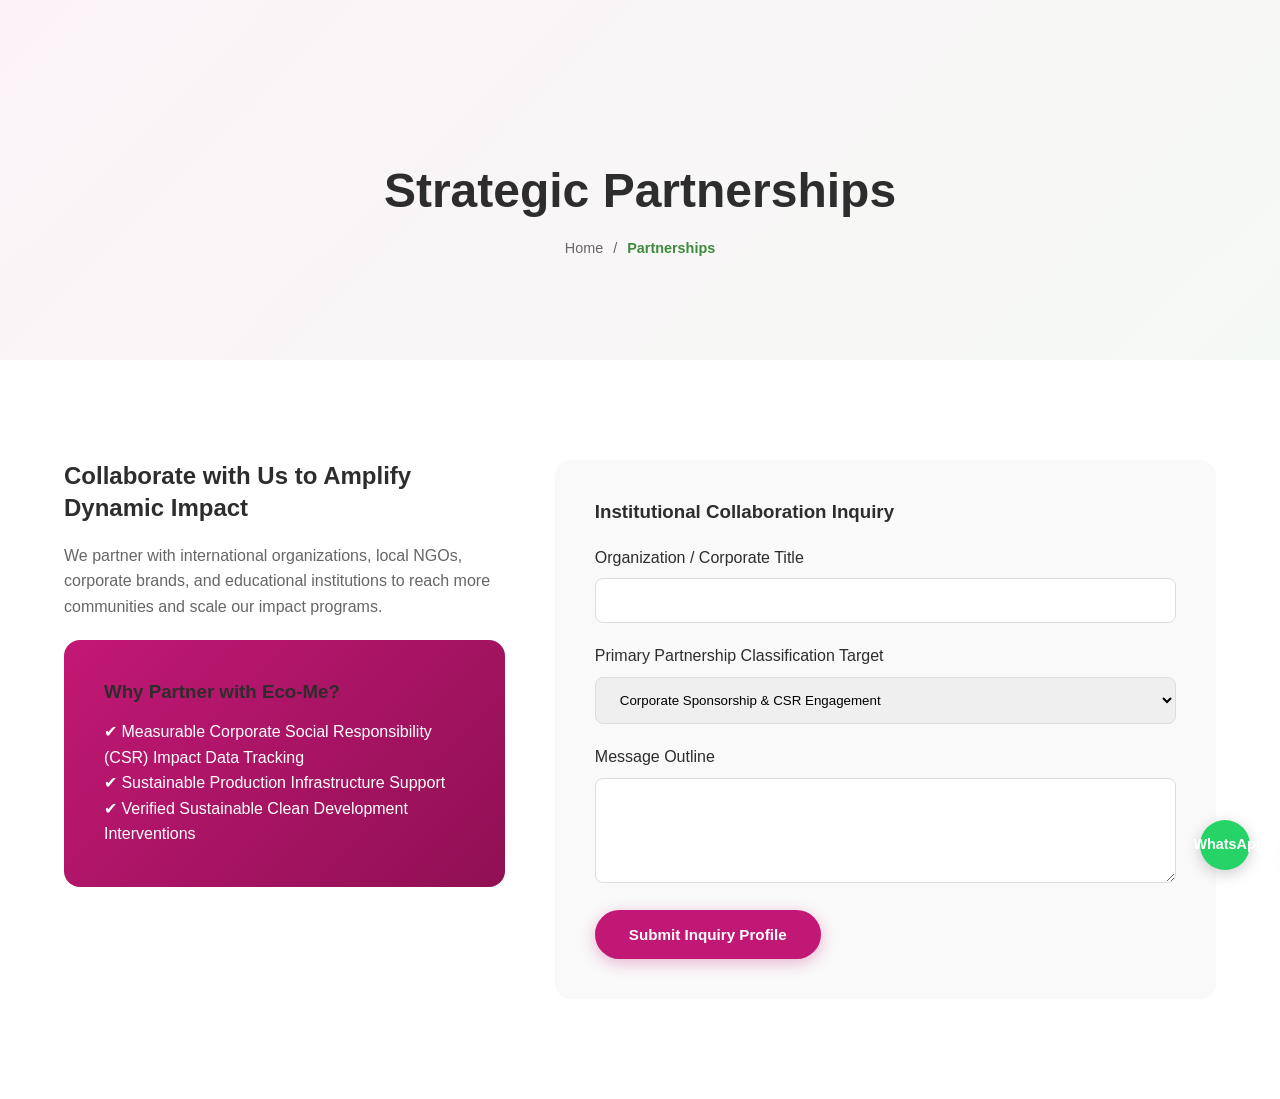
<file: partnerships.html>
<!DOCTYPE html>
<html lang="en">
<head>
    <meta charset="UTF-8">
    <meta name="viewport" content="width=device-width, initial-scale=1.0">
    <title>Institutional and Corporate Partnerships | Eco-Me Africa</title>
    <link rel="stylesheet" href="css/style.css">
</head>
<body>
    <!-- Insert Header -->

    <section class="page-hero">
        <div class="container">
            <h1>Strategic Partnerships</h1>
            <div class="breadcrumbs"><a href="index.html">Home</a> <span>/</span> <span class="current">Partnerships</span></div>
        </div>
    </section>

    <section class="section-padding">
        <div class="container contact-grid reveal">
            <div>
                <h2>Collaborate with Us to Amplify Dynamic Impact</h2>
                <p style="margin:20px 0; color:var(--light-text);">We partner with international organizations, local NGOs, corporate brands, and educational institutions to reach more communities and scale our impact programs.</p>
                <div class="contact-info-panel">
                    <h3>Why Partner with Eco-Me?</h3>
                    <p style="margin-top:15px;">✔ Measurable Corporate Social Responsibility (CSR) Impact Data Tracking</p>
                    <p>✔ Sustainable Production Infrastructure Support</p>
                    <p>✔ Verified Sustainable Clean Development Interventions</p>
                </div>
            </div>
            <div>
                <form class="contact-form">
                    <h3>Institutional Collaboration Inquiry</h3>
                    <div class="form-group" style="margin-top:20px;">
                        <label>Organization / Corporate Title</label>
                        <input type="text" class="form-control" required>
                    </div>
                    <div class="form-group">
                        <label>Primary Partnership Classification Target</label>
                        <select class="form-control">
                            <option>Corporate Sponsorship & CSR Engagement</option>
                            <option>NGO Network Implementation Alliance</option>
                            <option>Academic/School Outreach Framework</option>
                            <option>Donor Development & Philanthropic Alliances</option>
                        </select>
                    </div>
                    <div class="form-group">
                        <label>Message Outline</label>
                        <textarea class="form-control" rows="5" required></textarea>
                    </div>
                    <button type="submit" class="btn btn-primary">Submit Inquiry Profile</button>
                </form>
            </div>
        </div>
    </section>
     <a href="https://wa.me/233244837234?text=Hello%20Eco-Me%20Africa%2C%20I%20am%20interested%20in%20ordering%20your%20reusable%20sanitary%20pads%20and%20supporting%20the%20movement.%20Please%20provide%20more%20details." target="_blank" class="whatsapp-float" aria-label="Chat directly on WhatsApp with Eco-Me Desk">
        <svg class="whatsapp-icon-svg" viewBox="0 0 448 512" xmlns="http://www.w3.org/2000/svg"><path d="M380.9 97.1C339 55.1 283.2 32 223.9 32c-122.4 0-222 99.6-222 222 0 39.1 10.2 77.3 29.6 111L0 480l117.7-30.9c32.4 17.7 68.9 27 106.1 27h.1c122.3 0 224.1-99.6 224.1-222 0-59.3-25.2-115-67.1-157zm-157 341.6c-33.2 0-65.7-8.9-94-25.7l-6.7-4-69.8 18.3L72 359.2l-4.4-7c-18.5-29.4-28.2-63.3-28.2-98.2 0-101.7 82.8-184.5 184.6-184.5 49.3 0 95.6 19.2 130.4 54.1 34.8 34.9 56.2 81.2 56.1 130.5 0 101.8-84.9 184.6-186.6 184.6zm101.2-138.2c-5.5-2.8-32.8-16.2-37.9-18-5.1-1.9-8.8-2.8-12.5 2.8-3.7 5.6-14.3 18-17.6 21.8-3.2 3.7-6.5 4.2-12 1.4-32.6-16.3-54-29.1-75.5-66-5.7-9.8 5.7-9.1 16.3-30.3 1.8-3.7.9-6.9-.5-9.7-1.4-2.8-12.5-30.1-17.1-41.2-4.5-10.8-9.1-9.3-12.5-9.5-3.2-.2-6.9-.2-10.6-.2-3.7 0-9.7 1.4-14.8 6.9-5.1 5.6-19.4 19-19.4 46.3 0 27.3 19.9 53.7 22.6 57.4 2.8 3.7 39.1 59.7 94.8 83.8 35.2 15.2 49 16.5 66.6 13.9 10.7-1.6 32.8-13.4 37.4-26.4 4.6-13 4.6-24.1 3.2-26.4-1.3-2.5-5-3.9-10.5-6.6z"/></svg>
        <span class="whatsapp-text">WhatsApp</span>
    </a>

    <!-- Insert Footer -->
    <script src="js/script.js" defer></script>
</body>
</html>
</file>
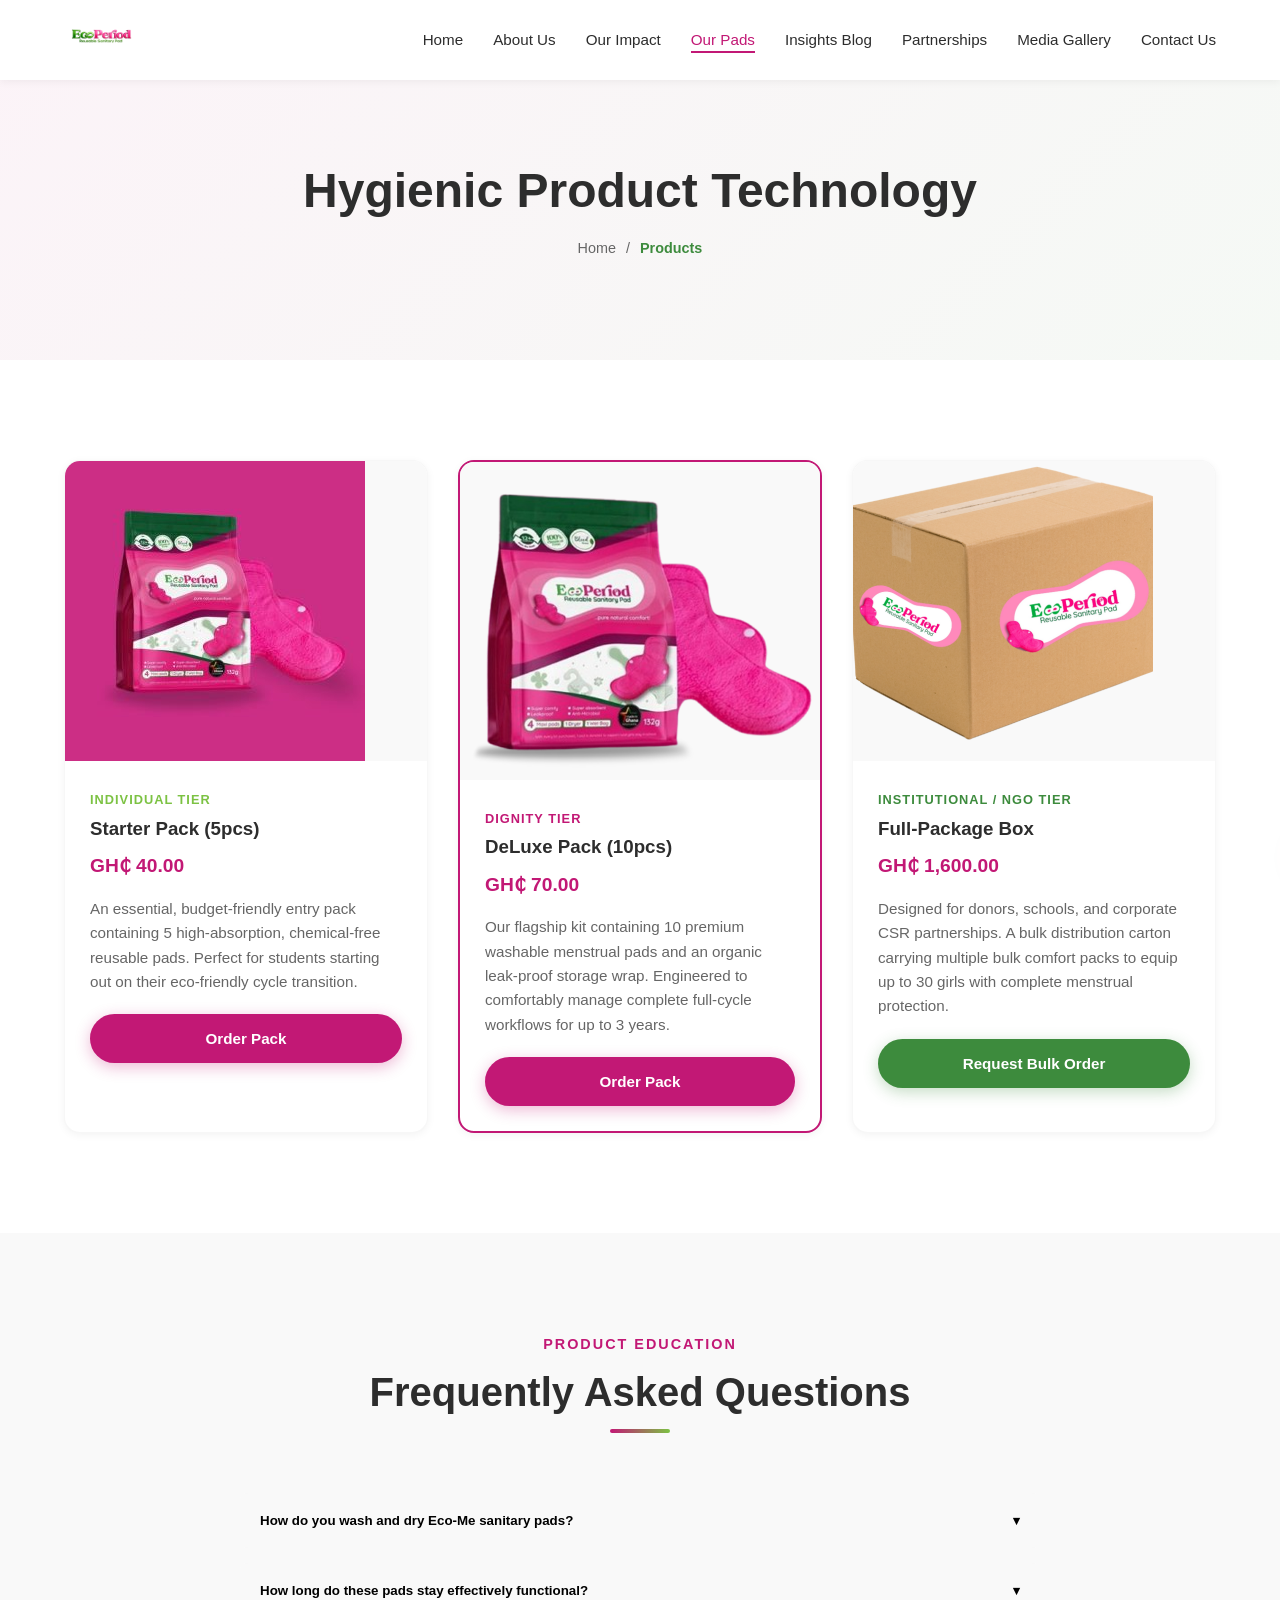
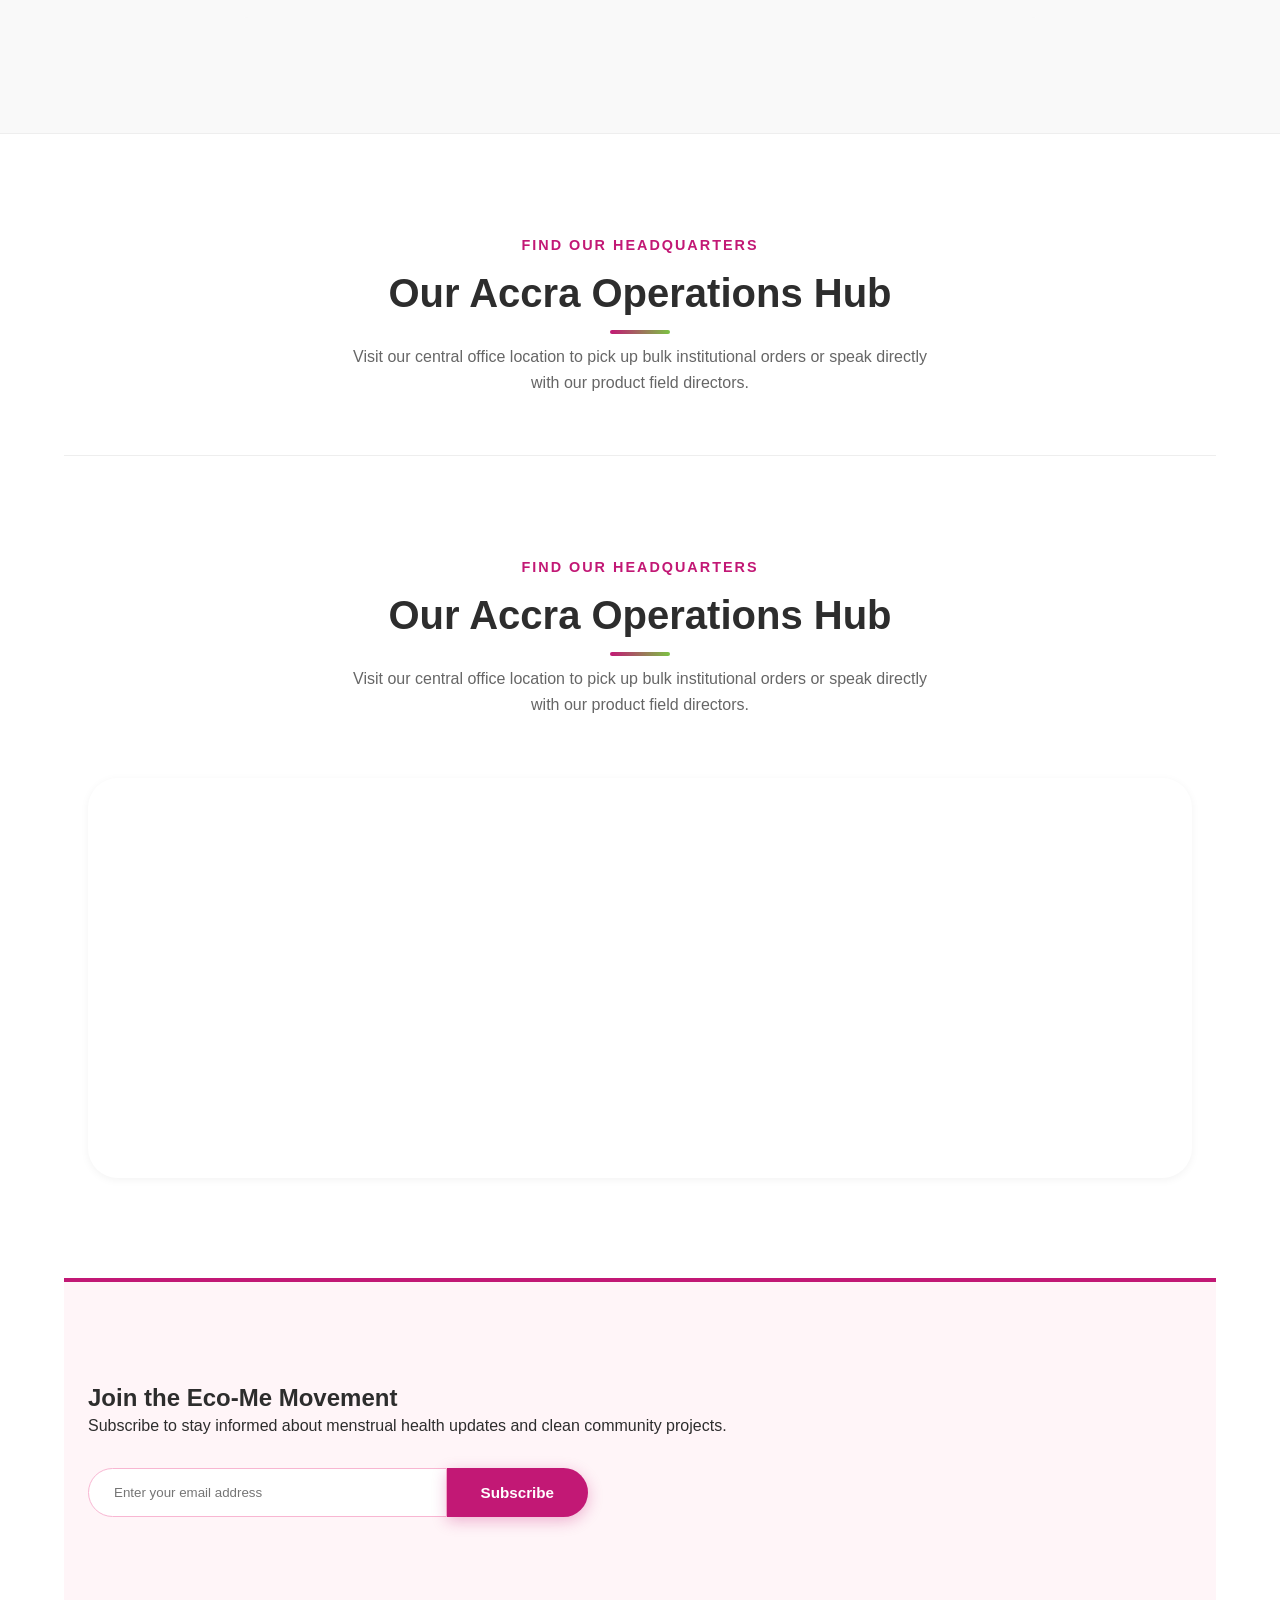
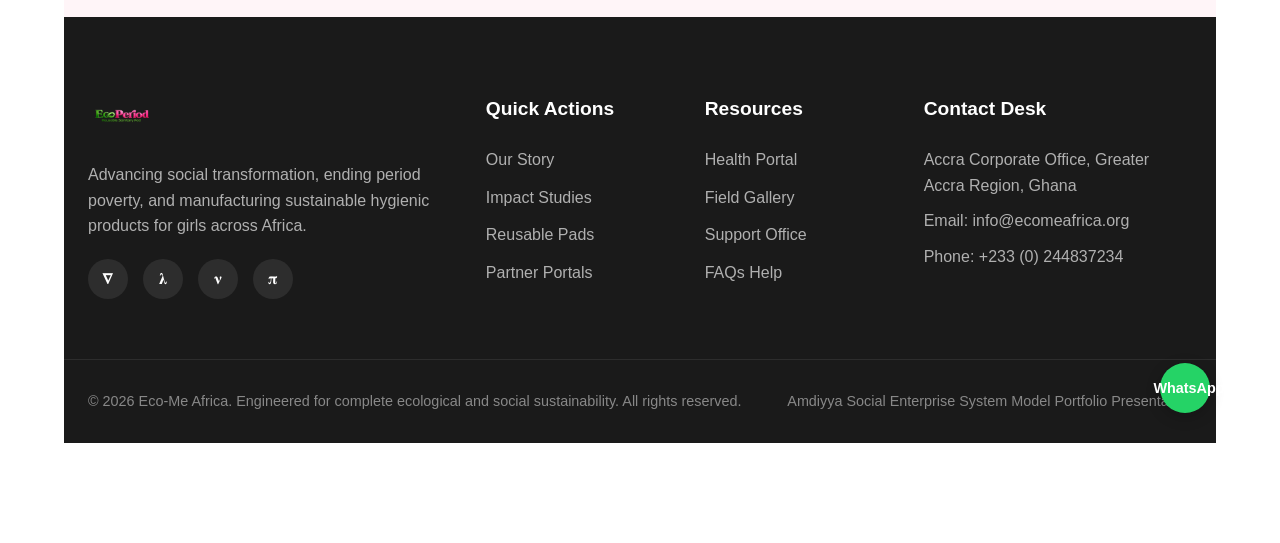
<file: products.html>
<!DOCTYPE html>
<html lang="en">
<head>
    <meta charset="UTF-8">
    <meta name="viewport" content="width=device-width, initial-scale=1.0">
    <title>Eco-Friendly Washable Reusable Sanitary Pads Showcase | Eco-Me Africa</title>
    <meta name="description" content="Explore our technical product architecture specs. Learn how Eco-Me Africa creates skin-safe, zero-waste reusable menstrual protection packages.">
    <link rel="stylesheet" href="css/style.css">
</head>
<body>
    
    <header class="header-nav">
        <div class="container nav-container">
            <a href="index.html" class="logo">
                <img src="assets/logo.png" alt="Eco-Me Africa Corporate Logo">
            </a>
            <nav>
                <ul class="nav-menu">
                    <li><a href="index.html" class="nav-link">Home</a></li>
                    <li><a href="about.html" class="nav-link">About Us</a></li>
                    <li><a href="impact.html" class="nav-link">Our Impact</a></li>
                    <li><a href="products.html" class="nav-link active">Our Pads</a></li>
                    <li><a href="blog.html" class="nav-link">Insights Blog</a></li>
                    <li><a href="partnerships.html" class="nav-link">Partnerships</a></li>
                    <li><a href="gallery.html" class="nav-link">Media Gallery</a></li>
                    <li><a href="contact.html" class="nav-link">Contact Us</a></li>
                </ul>
            </nav>
            <button class="hamburger" aria-label="Toggle Navigation Menu Layout Interface">
                <span class="bar"></span>
                <span class="bar"></span>
                <span class="bar"></span>
            </button>
        </div>
    </header>

    <section class="page-hero">
        <div class="container">
            <h1>Hygienic Product Technology</h1>
            <div class="breadcrumbs"><a href="index.html">Home</a> <span>/</span> <span class="current">Products</span></div>
        </div>
    </section>

    <section class="section-padding">
        <div class="container reveal active">
            <div class="products-grid">
                
                <div class="product-card">
                    <div class="img-container">
                        <img src="assets/product-1.jpg" alt="Eco-Me Starter Pack Reusable Sanitary Pads">
                    </div>
                    <div class="product-info">
                        <span style="color: var(--bright-green); font-size: 0.8rem; font-weight: 700; text-transform: uppercase; letter-spacing: 1px;">Individual Tier</span>
                        <h3 style="margin: 5px 0 10px 0;">Starter Pack (5pcs)</h3>
                        <p class="product-price">GH₵ 40.00</p>
                        <p style="color:var(--light-text); margin-bottom:20px; font-size: 0.95rem;">An essential, budget-friendly entry pack containing 5 high-absorption, chemical-free reusable pads. Perfect for students starting out on their eco-friendly cycle transition.</p>
                        <button class="btn btn-primary" style="width: 100%;" onclick="alert('Starter Pack order pipeline connected! Thank you.');">Order Pack</button>
                    </div>
                </div>

                <div class="product-card" style="border: 2px solid var(--primary-pink); position: relative;">
                    <span style="position: absolute; top: 15px; right: 15px; background: var(--primary-pink); color: #fff; padding: 4px 12px; border-radius: var(--radius-lg); font-size: 0.75rem; font-weight: 700; text-transform: uppercase;">Most Popular</span>
                    <div class="img-container">
                        <img src="assets/dulex.png" alt="Eco-Me DeLuxe Pack Reusable Sanitary Pads">
                    </div>
                    <div class="product-info">
                        <span style="color: var(--primary-pink); font-size: 0.8rem; font-weight: 700; text-transform: uppercase; letter-spacing: 1px;">Dignity Tier</span>
                        <h3 style="margin: 5px 0 10px 0;">DeLuxe Pack (10pcs)</h3>
                        <p class="product-price">GH₵ 70.00</p>
                        <p style="color:var(--light-text); margin-bottom:20px; font-size: 0.95rem;">Our flagship kit containing 10 premium washable menstrual pads and an organic leak-proof storage wrap. Engineered to comfortably manage complete full-cycle workflows for up to 3 years.</p>
                        <button class="btn btn-primary" style="width: 100%;" onclick="alert('DeLuxe Pack order pipeline connected! Thank you.');">Order Pack</button>
                    </div>
                </div>

                <div class="product-card">
                    <div class="img-container">
                        <img src="assets/pack-1.png" alt="Eco-Me Full-Package Box Institutional Donation">
                    </div>
                    <div class="product-info">
                        <span style="color: var(--primary-green); font-size: 0.8rem; font-weight: 700; text-transform: uppercase; letter-spacing: 1px;">Institutional / NGO Tier</span>
                        <h3 style="margin: 5px 0 10px 0;">Full-Package Box</h3>
                        <p class="product-price">GH₵ 1,600.00</p>
                        <p style="color:var(--light-text); margin-bottom:20px; font-size: 0.95rem;">Designed for donors, schools, and corporate CSR partnerships. A bulk distribution carton carrying multiple bulk comfort packs to equip up to 30 girls with complete menstrual protection.</p>
                        <button class="btn btn-secondary" style="width: 100%;" onclick="alert('Institutional bulk inquiry pipeline connected! Thank you.');">Request Bulk Order</button>
                    </div>
                </div>

            </div>
        </div>
    </section>

    <section id="faq" class="section-padding" style="background-color: var(--gray-bg);">
        <div class="container reveal">
            <div class="section-header">
                <span class="subtitle">Product Education</span>
                <h2>Frequently Asked Questions</h2>
            </div>
            <div class="faq-container">
                <div class="faq-item">
                    <button class="faq-question">How do you wash and dry Eco-Me sanitary pads? <span>&#9662;</span></button>
                    <div class="faq-answer">
                        <p style="padding-bottom:20px;">Soak the pad in cold water for 15 minutes, wash thoroughly using gentle soap, and hang it in direct sunlight to dry completely. Avoid bleaching agents or fabric softeners to protect the material's structural absorption layers.</p>
                    </div>
                </div>
                <div class="faq-item">
                    <button class="faq-question">How long do these pads stay effectively functional? <span>&#9662;</span></button>
                    <div class="faq-answer">
                        <p style="padding-bottom:20px;">With proper maintenance following our design framework guidelines, an individual pad will remain effective for 2 to 3 years of regular use.</p>
                    </div>
                </div>
            </div>
        </div>
    </section>

    <section class="section-padding" style="background: #ffffff; border-top: 1px solid #eeeeee;">
        <div class="container reveal">
            <div class="section-header" style="text-align: center;">
                <span class="subtitle">Find Our Headquarters</span>
                <h2>Our Accra Operations Hub</h2>
                <p style="max-width: 600px; margin: 10px auto 0 auto; color: var(--light-text);">Visit our central office location to pick up bulk institutional orders or speak directly with our product field directors.</p>
            </div>
            
            <section class="section-padding" style="background: #ffffff; border-top: 1px solid #eeeeee;">
        <div class="container reveal active">
            <div class="section-header" style="text-align: center;">
                <span class="subtitle">Find Our Headquarters</span>
                <h2>Our Accra Operations Hub</h2>
                <p style="max-width: 600px; margin: 10px auto 0 auto; color: var(--light-text);">Visit our central office location to pick up bulk institutional orders or speak directly with our product field directors.</p>
            </div>
            
            <div class="map-embed-container">
                <iframe src="https://www.google.com/maps/embed?pb=!1m18!1m12!1m3!1d63536.63865567702!2d-0.2248552178557343!3d5.566870503080036!2m3!1f0!2f0!3f0!3m2!1i1024!2i768!4f13.1!3m3!1m2!1s0xfdf9084b2b7a773%3A0xbed14ed8650e2dd3!2sAccra%2C%20Ghana!5e0!3m2!1sen!2sgh!4v1715935000000!5m2!1sen!2sgh" 
                        allowfullscreen="" 
                        loading="lazy" 
                        referrerpolicy="no-referrer-when-downgrade">
                </iframe>
            </div>
        </div>
    </section>

    <section class="newsletter-section section-padding">
        <div class="container newsletter-grid">
            <div>
                <h2>Join the Eco-Me Movement</h2>
                <p>Subscribe to stay informed about menstrual health updates and clean community projects.</p>
            </div>
            <form class="newsletter-form-container" onsubmit="event.preventDefault(); alert('Subscribed to updates! Thank you.'); this.reset();">
                <input type="email" placeholder="Enter your email address" required aria-label="Newsletter email address field">
                <button type="submit" class="btn btn-primary">Subscribe</button>
            </form>
        </div>
    </section>

    <footer class="main-footer">
        <div class="container footer-grid">
            <div class="footer-brand">
                <img src="assets/logo.png" alt="Eco-Me Africa Logo" style="height:45px;">
                <p>Advancing social transformation, ending period poverty, and manufacturing sustainable hygienic products for girls across Africa.</p>
                <div class="social-icons">
                    <a href="#" class="social-icon" aria-label="Follow us on Facebook">&#120513;</a>
                    <a href="#" class="social-icon" aria-label="Follow us on Twitter">&#120524;</a>
                    <a href="#" class="social-icon" aria-label="Follow us on Instagram">&#120526;</a>
                    <a href="#" class="social-icon" aria-label="Follow us on LinkedIn">&#120529;</a>
                </div>
            </div>
            <div class="footer-links">
                <h3>Quick Actions</h3>
                <ul>
                    <li><a href="about.html">Our Story</a></li>
                    <li><a href="impact.html">Impact Studies</a></li>
                    <li><a href="products.html">Reusable Pads</a></li>
                    <li><a href="partnerships.html">Partner Portals</a></li>
                </ul>
            </div>
            <div class="footer-links">
                <h3>Resources</h3>
                <ul>
                    <li><a href="blog.html">Health Portal</a></li>
                    <li><a href="gallery.html">Field Gallery</a></li>
                    <li><a href="contact.html">Support Office</a></li>
                    <li><a href="contact.html#faq">FAQs Help</a></li>
                </ul>
            </div>
            <div class="footer-links">
                <h3>Contact Desk</h3>
                <p style="color:#B0B0B0; margin-bottom:10px;">Accra Corporate Office, Greater Accra Region, Ghana</p>
                <p style="color:#B0B0B0; margin-bottom:10px;">Email: info@ecomeafrica.org</p>
                <p style="color:#B0B0B0;">Phone: +233 (0) 244837234</p>
            </div>
        </div>
        <div class="container footer-bottom">
            <p>&copy; 2026 Eco-Me Africa. Engineered for complete ecological and social sustainability. All rights reserved.</p>
            <p>Amdiyya Social Enterprise System Model Portfolio Presentation</p>
        </div>
    </footer>

    <a href="https://wa.me/233244837234?text=Hello%20Eco-Me%20Africa%2C%20I%20am%20interested%20in%20ordering%20your%20reusable%20sanitary%20pads%20and%20supporting%20the%20movement.%20Please%20provide%20more%20details." target="_blank" class="whatsapp-float" aria-label="Chat directly on WhatsApp with Eco-Me Desk">
        <svg class="whatsapp-icon-svg" viewBox="0 0 448 512" xmlns="http://www.w3.org/2000/svg"><path d="M380.9 97.1C339 55.1 283.2 32 223.9 32c-122.4 0-222 99.6-222 222 0 39.1 10.2 77.3 29.6 111L0 480l117.7-30.9c32.4 17.7 68.9 27 106.1 27h.1c122.3 0 224.1-99.6 224.1-222 0-59.3-25.2-115-67.1-157zm-157 341.6c-33.2 0-65.7-8.9-94-25.7l-6.7-4-69.8 18.3L72 359.2l-4.4-7c-18.5-29.4-28.2-63.3-28.2-98.2 0-101.7 82.8-184.5 184.6-184.5 49.3 0 95.6 19.2 130.4 54.1 34.8 34.9 56.2 81.2 56.1 130.5 0 101.8-84.9 184.6-186.6 184.6zm101.2-138.2c-5.5-2.8-32.8-16.2-37.9-18-5.1-1.9-8.8-2.8-12.5 2.8-3.7 5.6-14.3 18-17.6 21.8-3.2 3.7-6.5 4.2-12 1.4-32.6-16.3-54-29.1-75.5-66-5.7-9.8 5.7-9.1 16.3-30.3 1.8-3.7.9-6.9-.5-9.7-1.4-2.8-12.5-30.1-17.1-41.2-4.5-10.8-9.1-9.3-12.5-9.5-3.2-.2-6.9-.2-10.6-.2-3.7 0-9.7 1.4-14.8 6.9-5.1 5.6-19.4 19-19.4 46.3 0 27.3 19.9 53.7 22.6 57.4 2.8 3.7 39.1 59.7 94.8 83.8 35.2 15.2 49 16.5 66.6 13.9 10.7-1.6 32.8-13.4 37.4-26.4 4.6-13 4.6-24.1 3.2-26.4-1.3-2.5-5-3.9-10.5-6.6z"/></svg>
        <span class="whatsapp-text">WhatsApp</span>
    </a>

    <script src="js/script.js" defer></script>
</body>
</html>
</file>
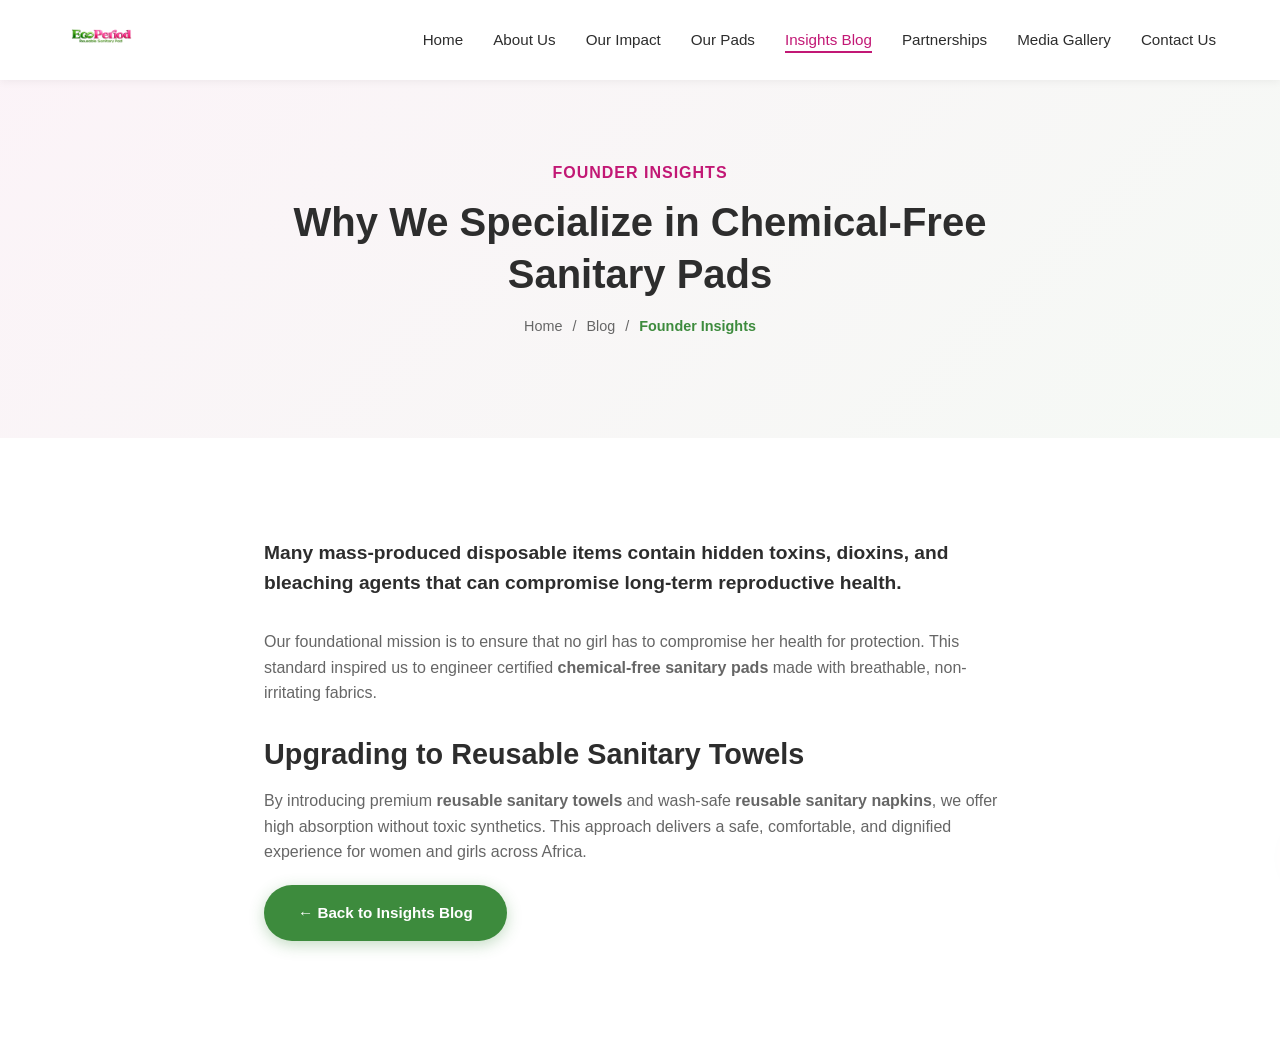
<file: blog-posts/founder-insights.html>
<!DOCTYPE html>
<html lang="en">
<head>
    <meta charset="UTF-8">
    <meta name="viewport" content="width=device-width, initial-scale=1.0">
    <title>The Vision for Chemical-Free Sanitary Pads | Founder Insights</title>
    <meta name="description" content="Read Amdiyya's insights on why safe, chemical-free sanitary pads and reusable sanitary towels are vital for menstrual wellness.">
    <link rel="stylesheet" href="../css/style.css">
</head>
<body>
    <header class="header-nav">
        <div class="container nav-container">
            <a href="../index.html" class="logo"><img src="../assets/logo.png" alt="Eco-Me Africa Logo"></a>
            <ul class="nav-menu">
                <li><a href="../index.html" class="nav-link">Home</a></li>
                <li><a href="../about.html" class="nav-link">About Us</a></li>
                <li><a href="../impact.html" class="nav-link">Our Impact</a></li>
                <li><a href="../products.html" class="nav-link">Our Pads</a></li>
                <li><a href="../blog.html" class="nav-link active">Insights Blog</a></li>
                <li><a href="../partnerships.html" class="nav-link">Partnerships</a></li>
                <li><a href="../gallery.html" class="nav-link">Media Gallery</a></li>
                <li><a href="../contact.html" class="nav-link">Contact Us</a></li>
            </ul>
        </div>
    </header>

    <section class="page-hero">
        <div class="container">
            <span style="color:var(--primary-pink); font-weight:700; text-transform:uppercase; letter-spacing:1px;">Founder Insights</span>
            <h1 style="font-size:2.5rem; max-width:850px; margin:10px auto 15px auto;">Why We Specialize in Chemical-Free Sanitary Pads</h1>
            <div class="breadcrumbs"><a href="../index.html">Home</a> <span>/</span> <a href="../blog.html">Blog</a> <span>/</span> <span class="current">Founder Insights</span></div>
        </div>
    </section>

    <article class="section-padding">
        <div class="container" style="max-width:800px;">
            <p style="font-weight:700; font-size:1.2rem; margin-bottom:30px; color:var(--dark-text);">
                Many mass-produced disposable items contain hidden toxins, dioxins, and bleaching agents that can compromise long-term reproductive health.
            </p>
            
            <p style="margin-bottom:20px; color:var(--light-text);">
                Our foundational mission is to ensure that no girl has to compromise her health for protection. This standard inspired us to engineer certified <strong>chemical-free sanitary pads</strong> made with breathable, non-irritating fabrics.
            </p>

            <h2 style="margin:30px 0 15px 0; font-size:1.8rem;">Upgrading to Reusable Sanitary Towels</h2>
            <p style="margin-bottom:20px; color:var(--light-text);">
                By introducing premium <strong>reusable sanitary towels</strong> and wash-safe <strong>reusable sanitary napkins</strong>, we offer high absorption without toxic synthetics. This approach delivers a safe, comfortable, and dignified experience for women and girls across Africa.
            </p>

            <a href="../blog.html" class="btn btn-secondary">&larr; Back to Insights Blog</a>
        </div>
    </article>

    <script src="../js/script.js" defer></script>
</body>
</html>
</file>
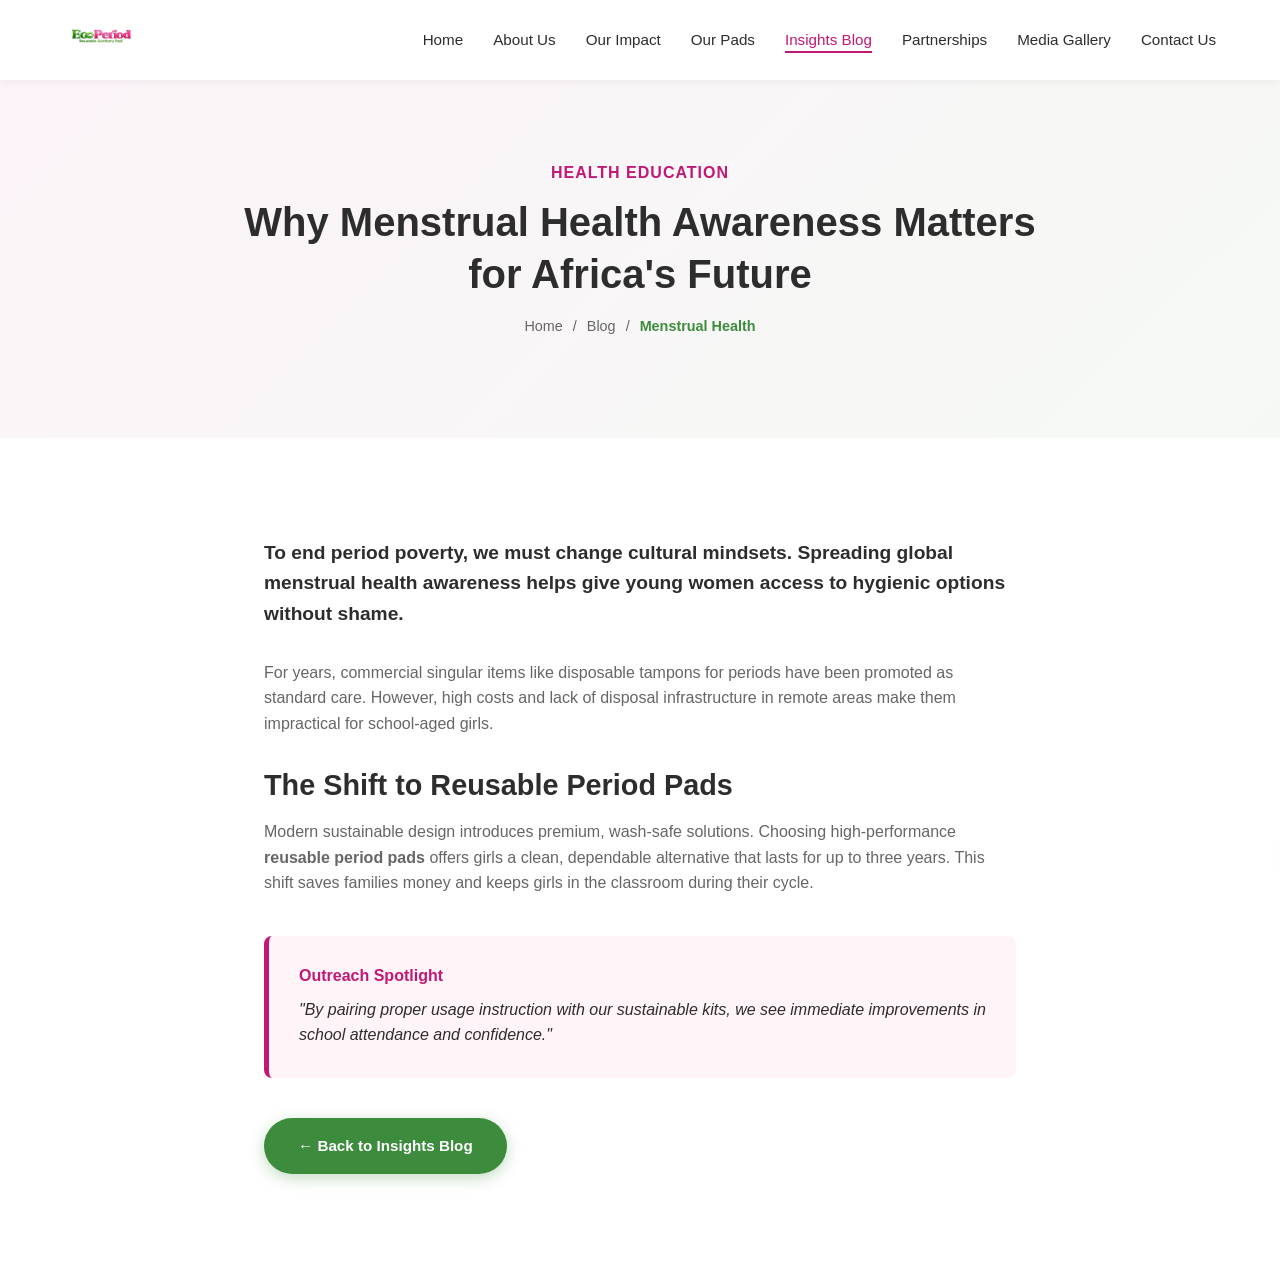
<file: blog-posts/menstrual-health.html>
<!DOCTYPE html>
<html lang="en">
<head>
    <meta charset="UTF-8">
    <meta name="viewport" content="width=device-width, initial-scale=1.0">
    <title>Advancing Menstrual Health Awareness in Ghana | Eco-Me Africa</title>
    <meta name="description" content="Discover how raising menstrual health awareness and switching to reusable period pads transforms lives and breaks taboos across African schools.">
    <link rel="stylesheet" href="../css/style.css">
</head>
<body>
    <header class="header-nav">
        <div class="container nav-container">
            <a href="../index.html" class="logo"><img src="../assets/logo.png" alt="Eco-Me Africa Logo"></a>
            <ul class="nav-menu">
                <li><a href="../index.html" class="nav-link">Home</a></li>
                <li><a href="../about.html" class="nav-link">About Us</a></li>
                <li><a href="../impact.html" class="nav-link">Our Impact</a></li>
                <li><a href="../products.html" class="nav-link">Our Pads</a></li>
                <li><a href="../blog.html" class="nav-link active">Insights Blog</a></li>
                <li><a href="../partnerships.html" class="nav-link">Partnerships</a></li>
                <li><a href="../gallery.html" class="nav-link">Media Gallery</a></li>
                <li><a href="../contact.html" class="nav-link">Contact Us</a></li>
            </ul>
        </div>
    </header>

    <section class="page-hero">
        <div class="container">
            <span style="color:var(--primary-pink); font-weight:700; text-transform:uppercase; letter-spacing:1px;">Health Education</span>
            <h1 style="font-size:2.5rem; max-width:850px; margin:10px auto 15px auto;">Why Menstrual Health Awareness Matters for Africa's Future</h1>
            <div class="breadcrumbs"><a href="../index.html">Home</a> <span>/</span> <a href="../blog.html">Blog</a> <span>/</span> <span class="current">Menstrual Health</span></div>
        </div>
    </section>

    <article class="section-padding">
        <div class="container" style="max-width:800px;">
            <p style="font-weight:700; font-size:1.2rem; margin-bottom:30px; color:var(--dark-text);">
                To end period poverty, we must change cultural mindsets. Spreading global menstrual health awareness helps give young women access to hygienic options without shame.
            </p>
            
            <p style="margin-bottom:20px; color:var(--light-text);">
                For years, commercial singular items like disposable tampons for periods have been promoted as standard care. However, high costs and lack of disposal infrastructure in remote areas make them impractical for school-aged girls.
            </p>

            <h2 style="margin:30px 0 15px 0; font-size:1.8rem;">The Shift to Reusable Period Pads</h2>
            <p style="margin-bottom:20px; color:var(--light-text);">
                Modern sustainable design introduces premium, wash-safe solutions. Choosing high-performance <strong>reusable period pads</strong> offers girls a clean, dependable alternative that lasts for up to three years. This shift saves families money and keeps girls in the classroom during their cycle.
            </p>

            <div style="margin:40px 0; background-color:var(--light-pink-bg); padding:30px; border-left:5px solid var(--primary-pink); border-radius:var(--radius-sm);">
                <h4 style="color:var(--primary-pink); margin-bottom:10px;">Outreach Spotlight</h4>
                <p style="font-style:italic; color:var(--dark-text);">"By pairing proper usage instruction with our sustainable kits, we see immediate improvements in school attendance and confidence."</p>
            </div>

            <a href="../blog.html" class="btn btn-secondary">&larr; Back to Insights Blog</a>
        </div>
    </article>

    <script src="../js/script.js" defer></script>
</body>
</html>
</file>
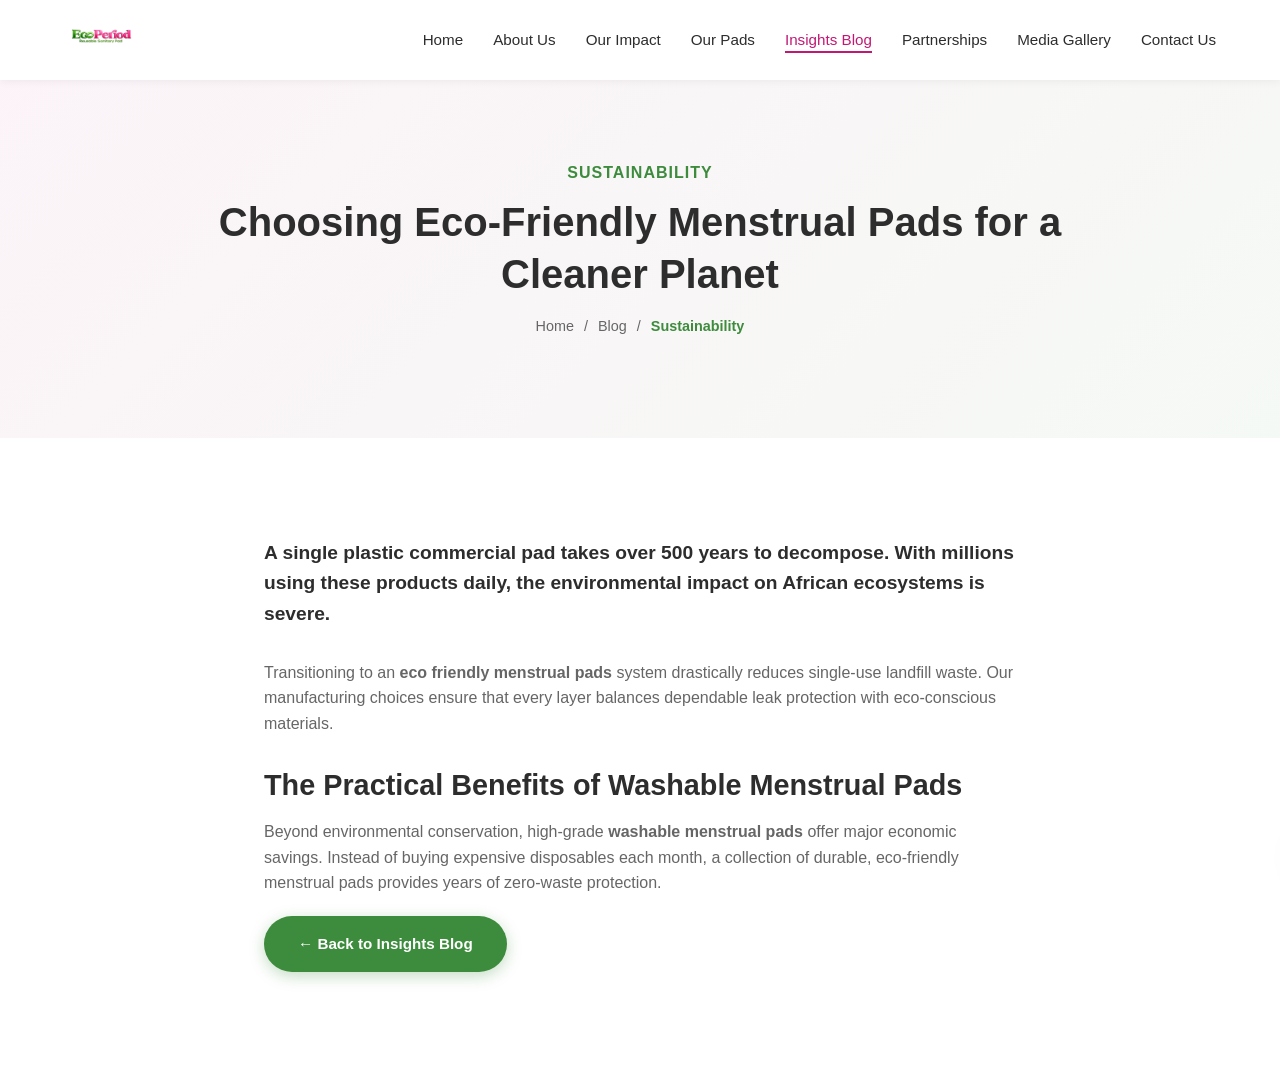
<file: blog-posts/sustainability-awareness.html>
<!DOCTYPE html>
<html lang="en">
<head>
    <meta charset="UTF-8">
    <meta name="viewport" content="width=device-width, initial-scale=1.0">
    <title>The Eco-Impact of Eco-Friendly Menstrual Pads | Eco-Me Africa</title>
    <meta name="description" content="Explore how switching to washable menstrual pads reduces plastic pollution and protects local ecosystems across Ghana.">
    <link rel="stylesheet" href="../css/style.css">
</head>
<body>
    <header class="header-nav">
        <div class="container nav-container">
            <a href="../index.html" class="logo"><img src="../assets/logo.png" alt="Eco-Me Africa Logo"></a>
            <ul class="nav-menu">
                <li><a href="../index.html" class="nav-link">Home</a></li>
                <li><a href="../about.html" class="nav-link">About Us</a></li>
                <li><a href="../impact.html" class="nav-link">Our Impact</a></li>
                <li><a href="../products.html" class="nav-link">Our Pads</a></li>
                <li><a href="../blog.html" class="nav-link active">Insights Blog</a></li>
                <li><a href="../partnerships.html" class="nav-link">Partnerships</a></li>
                <li><a href="../gallery.html" class="nav-link">Media Gallery</a></li>
                <li><a href="../contact.html" class="nav-link">Contact Us</a></li>
            </ul>
        </div>
    </header>

    <section class="page-hero">
        <div class="container">
            <span style="color:var(--primary-green); font-weight:700; text-transform:uppercase; letter-spacing:1px;">Sustainability</span>
            <h1 style="font-size:2.5rem; max-width:850px; margin:10px auto 15px auto;">Choosing Eco-Friendly Menstrual Pads for a Cleaner Planet</h1>
            <div class="breadcrumbs"><a href="../index.html">Home</a> <span>/</span> <a href="../blog.html">Blog</a> <span>/</span> <span class="current">Sustainability</span></div>
        </div>
    </section>

    <article class="section-padding">
        <div class="container" style="max-width:800px;">
            <p style="font-weight:700; font-size:1.2rem; margin-bottom:30px; color:var(--dark-text);">
                A single plastic commercial pad takes over 500 years to decompose. With millions using these products daily, the environmental impact on African ecosystems is severe.
            </p>
            
            <p style="margin-bottom:20px; color:var(--light-text);">
                Transitioning to an <strong>eco friendly menstrual pads</strong> system drastically reduces single-use landfill waste. Our manufacturing choices ensure that every layer balances dependable leak protection with eco-conscious materials.
            </p>

            <h2 style="margin:30px 0 15px 0; font-size:1.8rem;">The Practical Benefits of Washable Menstrual Pads</h2>
            <p style="margin-bottom:20px; color:var(--light-text);">
                Beyond environmental conservation, high-grade <strong>washable menstrual pads</strong> offer major economic savings. Instead of buying expensive disposables each month, a collection of durable, eco-friendly menstrual pads provides years of zero-waste protection.
            </p>

            <a href="../blog.html" class="btn btn-secondary">&larr; Back to Insights Blog</a>
        </div>
    </article>

    <script src="../js/script.js" defer></script>
</body>
</html>
</file>
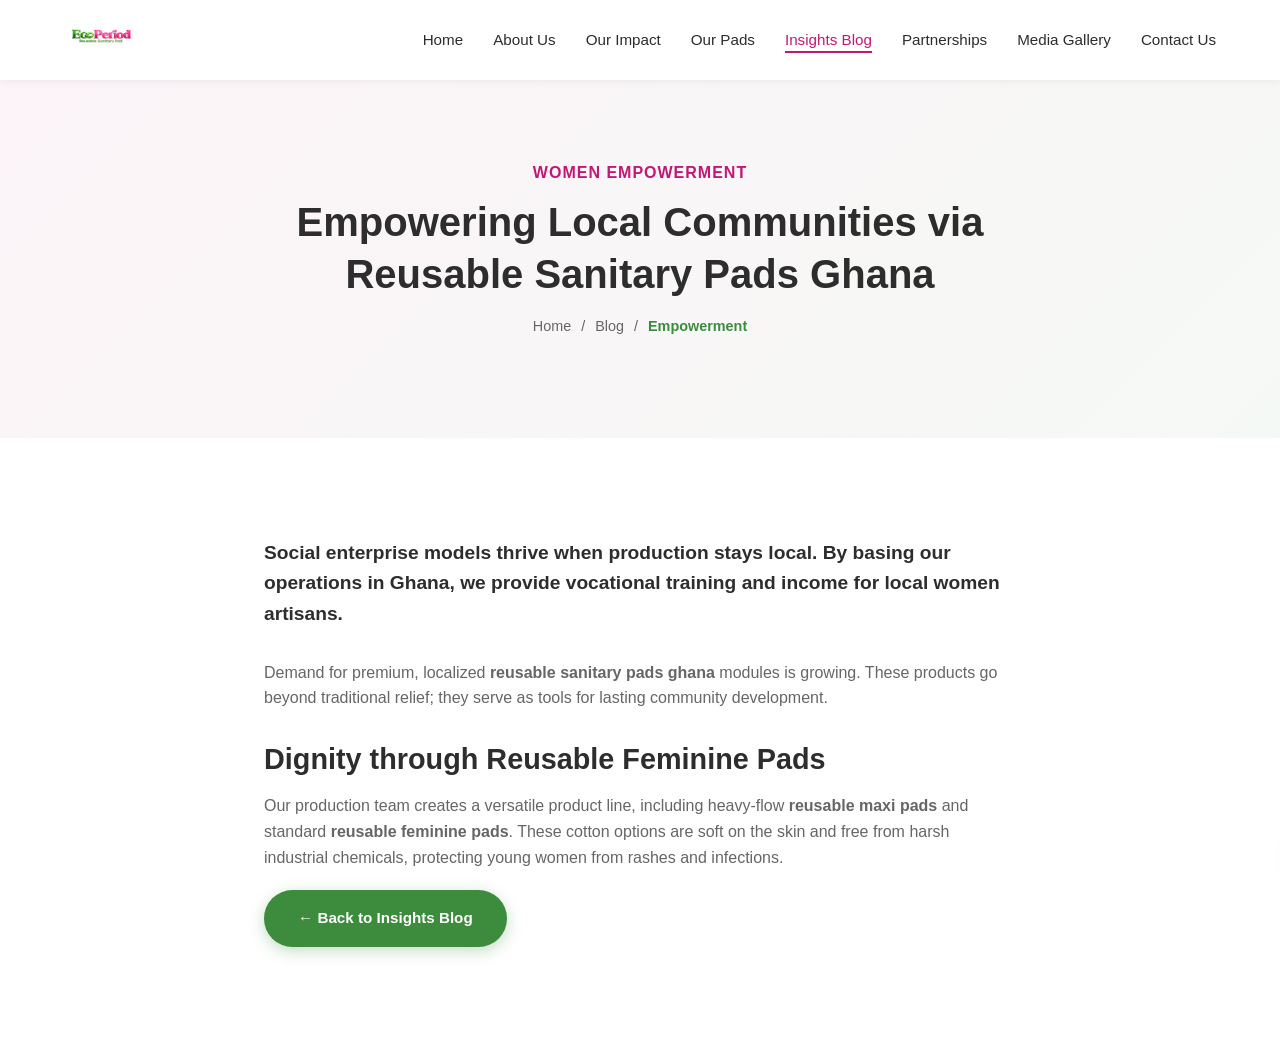
<file: blog-posts/women-empowerment.html>
<!DOCTYPE html>
<html lang="en">
<head>
    <meta charset="UTF-8">
    <meta name="viewport" content="width=device-width, initial-scale=1.0">
    <title>Sourcing Reusable Sanitary Pads Ghana | Women Empowerment Hub</title>
    <meta name="description" content="See how local production of reusable feminine pads and high-absorbency reusable maxi pads creates sustainable jobs for women in Ghana.">
    <link rel="stylesheet" href="../css/style.css">
</head>
<body>
    <header class="header-nav">
        <div class="container nav-container">
            <a href="../index.html" class="logo"><img src="../assets/logo.png" alt="Eco-Me Africa Logo"></a>
            <ul class="nav-menu">
                <li><a href="../index.html" class="nav-link">Home</a></li>
                <li><a href="../about.html" class="nav-link">About Us</a></li>
                <li><a href="../impact.html" class="nav-link">Our Impact</a></li>
                <li><a href="../products.html" class="nav-link">Our Pads</a></li>
                <li><a href="../blog.html" class="nav-link active">Insights Blog</a></li>
                <li><a href="../partnerships.html" class="nav-link">Partnerships</a></li>
                <li><a href="../gallery.html" class="nav-link">Media Gallery</a></li>
                <li><a href="../contact.html" class="nav-link">Contact Us</a></li>
            </ul>
        </div>
    </header>

    <section class="page-hero">
        <div class="container">
            <span style="color:var(--primary-pink); font-weight:700; text-transform:uppercase; letter-spacing:1px;">Women Empowerment</span>
            <h1 style="font-size:2.5rem; max-width:850px; margin:10px auto 15px auto;">Empowering Local Communities via Reusable Sanitary Pads Ghana</h1>
            <div class="breadcrumbs"><a href="../index.html">Home</a> <span>/</span> <a href="../blog.html">Blog</a> <span>/</span> <span class="current">Empowerment</span></div>
        </div>
    </section>

    <article class="section-padding">
        <div class="container" style="max-width:800px;">
            <p style="font-weight:700; font-size:1.2rem; margin-bottom:30px; color:var(--dark-text);">
                Social enterprise models thrive when production stays local. By basing our operations in Ghana, we provide vocational training and income for local women artisans.
            </p>
            
            <p style="margin-bottom:20px; color:var(--light-text);">
                Demand for premium, localized <strong>reusable sanitary pads ghana</strong> modules is growing. These products go beyond traditional relief; they serve as tools for lasting community development.
            </p>

            <h2 style="margin:30px 0 15px 0; font-size:1.8rem;">Dignity through Reusable Feminine Pads</h2>
            <p style="margin-bottom:20px; color:var(--light-text);">
                Our production team creates a versatile product line, including heavy-flow <strong>reusable maxi pads</strong> and standard <strong>reusable feminine pads</strong>. These cotton options are soft on the skin and free from harsh industrial chemicals, protecting young women from rashes and infections.
            </p>

            <a href="../blog.html" class="btn btn-secondary">&larr; Back to Insights Blog</a>
        </div>
    </article>

    <script src="../js/script.js" defer></script>
</body>
</html>
</file>
<file: css/style.css>
/* ==========================================================================
   ECO-ME AFRICA - GLOBAL STYLESHEET
   Aesthetic: Premium, Empowering, Feminine-Professional, Sustainable
   ========================================================================== */

/* --- Custom Properties (Design System) --- */
:root {
    --primary-green: #3D8B3D;
    --bright-green: #7CC243;
    --primary-pink: #C21875;
    --bright-pink: #EC3E9B;
    --light-pink: #F8B6D2;
    --light-pink-bg: #FFF5F8;
    --white: #FFFFFF;
    --dark-text: #2D2D2D;
    --light-text: #666666;
    --gray-bg: #F9F9F9;
    --transition-smooth: all 0.3s cubic-bezier(0.25, 0.8, 0.25, 1);
    --shadow-sm: 0 2px 8px rgba(0,0,0,0.05);
    --shadow-md: 0 10px 30px rgba(194, 24, 117, 0.08);
    --shadow-lg: 0 15px 40px rgba(0, 0, 0, 0.1);
    --radius-sm: 8px;
    --radius-md: 16px;
    --radius-lg: 30px;
    --font-headings: 'Poppins', 'Montserrat', sans-serif;
    --font-body: 'Inter', 'Open Sans', sans-serif;
}

/* --- Reset & Base Styles --- */
* {
    margin: 0;
    padding: 0;
    box-sizing: border-box;
}

html {
    scroll-behavior: smooth;
    font-size: 16px;
}

body {
    font-family: var(--font-body);
    color: var(--dark-text);
    background-color: var(--white);
    line-height: 1.6;
    overflow-x: hidden;
}

h1, h2, h3, h4, h5, h6 {
    font-family: var(--font-headings);
    font-weight: 700;
    color: var(--dark-text);
    line-height: 1.3;
}

a {
    text-decoration: none;
    color: inherit;
    transition: var(--transition-smooth);
}

img {
    max-width: 100%;
    height: auto;
    display: block;
}

ul {
    list-style: none;
}

/* --- Global Layout Utility Components --- */
.container {
    width: 100%;
    max-width: 1200px;
    margin: 0 auto;
    padding: 0 24px;
}

.section-padding {
    padding: 100px 0;
}

@media (max-width: 768px) {
    .section-padding { padding: 60px 0; }
}

.text-center { text-align: center; }

.section-header {
    text-align: center;
    max-width: 700px;
    margin: 0 auto 60px auto;
}

.section-header .subtitle {
    color: var(--primary-pink);
    text-transform: uppercase;
    font-size: 0.9rem;
    letter-spacing: 2px;
    font-weight: 700;
    margin-bottom: 10px;
    display: block;
}

.section-header h2 {
    font-size: 2.5rem;
    position: relative;
    padding-bottom: 15px;
}

.section-header h2::after {
    content: '';
    position: absolute;
    bottom: 0;
    left: 50%;
    transform: translateX(-50%);
    width: 60px;
    height: 4px;
    background: linear-gradient(90deg, var(--primary-pink), var(--bright-green));
    border-radius: 2px;
}

/* --- Buttons --- */
.btn {
    display: inline-flex;
    align-items: center;
    justify-content: center;
    padding: 14px 32px;
    font-family: var(--font-headings);
    font-weight: 600;
    border-radius: var(--radius-lg);
    transition: var(--transition-smooth);
    cursor: pointer;
    border: 2px solid transparent;
    font-size: 0.95rem;
}

.btn-primary {
    background-color: var(--primary-pink);
    color: var(--white);
    box-shadow: 0 4px 15px rgba(194, 24, 117, 0.3);
}

.btn-primary:hover {
    background-color: var(--bright-pink);
    transform: translateY(-3px);
    box-shadow: 0 6px 20px rgba(236, 62, 155, 0.4);
}

.btn-secondary {
    background-color: var(--primary-green);
    color: var(--white);
    box-shadow: 0 4px 15px rgba(61, 139, 61, 0.3);
}

.btn-secondary:hover {
    background-color: var(--bright-green);
    transform: translateY(-3px);
    box-shadow: 0 6px 20px rgba(124, 194, 67, 0.4);
}

.btn-outline {
    background-color: transparent;
    border-color: var(--primary-pink);
    color: var(--primary-pink);
}

.btn-outline:hover {
    background-color: var(--primary-pink);
    color: var(--white);
    transform: translateY(-3px);
}

.btn-group {
    display: flex;
    gap: 15px;
    flex-wrap: wrap;
}

/* --- Navigation Header --- */
.header-nav {
    position: fixed;
    top: 0;
    left: 0;
    width: 100%;
    z-index: 1000;
    background-color: rgba(255, 255, 255, 0.95);
    box-shadow: var(--shadow-sm);
    transition: var(--transition-smooth);
    backdrop-filter: blur(10px);
}

.header-nav.scrolled {
    padding: 10px 0;
    background-color: var(--white);
    box-shadow: var(--shadow-md);
}

.nav-container {
    display: flex;
    justify-content: space-between;
    align-items: center;
    height: 80px;
}

.logo img {
    height: 50px;
    width: auto;
}

.nav-menu {
    display: flex;
    gap: 30px;
    align-items: center;
}

.nav-link {
    font-family: var(--font-headings);
    font-weight: 500;
    font-size: 0.95rem;
    color: var(--dark-text);
    position: relative;
    padding: 5px 0;
}

.nav-link:hover, .nav-link.active {
    color: var(--primary-pink);
}

.nav-link::after {
    content: '';
    position: absolute;
    bottom: 0;
    left: 0;
    width: 0;
    height: 2px;
    background-color: var(--primary-pink);
    transition: var(--transition-smooth);
}

.nav-link:hover::after, .nav-link.active::after {
    width: 100%;
}

.hamburger {
    display: none;
    cursor: pointer;
    background: none;
    border: none;
}

.hamburger .bar {
    display: block;
    width: 25px;
    height: 3px;
    margin: 5px auto;
    transition: all 0.3s ease-in-out;
    background-color: var(--dark-text);
}

@media (max-width: 992px) {
    .hamburger { display: block; }
    .hamburger.active .bar:nth-child(2) { opacity: 0; }
    .hamburger.active .bar:nth-child(1) { transform: translateY(8px) rotate(45deg); }
    .hamburger.active .bar:nth-child(3) { transform: translateY(-8px) rotate(-45deg); }
    
    .nav-menu {
        position: fixed;
        left: -100%;
        top: 80px;
        flex-direction: column;
        background-color: var(--white);
        width: 100%;
        text-align: center;
        transition: 0.3s;
        box-shadow: var(--shadow-md);
        padding: 40px 0;
        gap: 20px;
    }
    
    .nav-menu.active { left: 0; }
}

/* --- Hero Global Component Banner (Internal Pages) --- */
.page-hero {
    background: linear-gradient(135deg, rgba(194,24,117,0.05) 0%, rgba(61,139,61,0.05) 100%);
    padding: 160px 0 100px 0;
    text-align: center;
    position: relative;
}

.page-hero h1 {
    font-size: 3rem;
    margin-bottom: 15px;
    color: var(--dark-text);
}

.breadcrumbs {
    display: flex;
    justify-content: center;
    gap: 10px;
    font-size: 0.9rem;
    color: var(--light-text);
}

.breadcrumbs a:hover { color: var(--primary-pink); }
.breadcrumbs .current { color: var(--primary-green); font-weight: 600; }

/* --- Cards Design UI --- */
.impact-card, .product-card, .blog-card, .partner-card, .team-card {
    background: var(--white);
    border-radius: var(--radius-md);
    box-shadow: var(--shadow-sm);
    overflow: hidden;
    transition: var(--transition-smooth);
    border: 1px solid rgba(0,0,0,0.03);
}

.impact-card:hover, .product-card:hover, .blog-card:hover, .partner-card:hover, .team-card:hover {
    transform: translateY(-8px);
    box-shadow: var(--shadow-md);
}

/* --- Scroll Animation Classes --- */
.reveal {
    position: relative;
    opacity: 0;
    transform: translateY(30px);
    transition: all 0.8s ease;
}

.reveal.active {
    opacity: 1;
    transform: translateY(0);
}

/* --- Footer & Newsletter --- */
.newsletter-section {
    background-color: var(--light-pink-bg);
    border-top: 4px solid var(--primary-pink);
}

.newsletter-grid {
    display: flex;
    justify-content: space-between;
    align-items: center;
    flex-wrap: wrap;
    gap: 30px;
}

.newsletter-form-container {
    display: flex;
    width: 500px;
    max-width: 100%;
}

.newsletter-form-container input {
    flex: 1;
    padding: 15px 25px;
    border: 1px solid var(--light-pink);
    border-radius: var(--radius-lg) 0 0 var(--radius-lg);
    font-family: var(--font-body);
    outline: none;
}

.newsletter-form-container button {
    border-radius: 0 var(--radius-lg) var(--radius-lg) 0;
}

.main-footer {
    background-color: #1A1A1A;
    color: #E0E0E0;
    padding: 80px 0 30px 0;
}

.footer-grid {
    display: grid;
    grid-template-columns: 2fr 1fr 1fr 1.5fr;
    gap: 40px;
    margin-bottom: 60px;
}

@media (max-width: 992px) {
    .footer-grid { grid-template-columns: 1fr 1fr; }
    .newsletter-grid { flex-direction: column; text-align: center; }
}

@media (max-width: 576px) {
    .footer-grid { grid-template-columns: 1fr; }
}

.footer-brand p { margin: 20px 0; color: #B0B0B0; }
.footer-links h3 { color: var(--white); margin-bottom: 25px; font-size: 1.2rem; }
.footer-links ul li { margin-bottom: 12px; }
.footer-links ul li a { color: #B0B0B0; }
.footer-links ul li a:hover { color: var(--bright-pink); padding-left: 5px; }

.social-icons { display: flex; gap: 15px; margin-top: 20px; }
.social-icon {
    width: 40px;
    height: 40px;
    background-color: #2D2D2D;
    display: flex;
    align-items: center;
    justify-content: center;
    border-radius: 50%;
    color: var(--white);
    transition: var(--transition-smooth);
}

.social-icon:hover { background-color: var(--primary-pink); transform: translateY(-3px); }

.footer-bottom {
    border-top: 1px solid #2D2D2D;
    padding-top: 30px;
    display: flex;
    justify-content: space-between;
    align-items: center;
    flex-wrap: wrap;
    gap: 15px;
    color: #888888;
    font-size: 0.9rem;
}

/* --- Scroll to Top --- */
.scroll-top-btn {
    position: fixed;
    bottom: 30px;
    right: -60px;
    width: 45px;
    height: 45px;
    background-color: var(--primary-pink);
    color: var(--white);
    border: none;
    border-radius: 50%;
    cursor: pointer;
    display: flex;
    align-items: center;
    justify-content: center;
    box-shadow: var(--shadow-md);
    transition: var(--transition-smooth);
    z-index: 999;
}

.scroll-top-btn.visible { right: 30px; }
.scroll-top-btn:hover { background-color: var(--bright-pink); transform: scale(1.1); }

/* ==========================================================================
   PAGE SPECIFIC CODE STYLES (Modular Appendices)
   ========================================================================== */

/* --- Home Layout Details --- */
.hero-home {
    min-height: 100vh;
    display: flex;
    align-items: center;
    background: linear-gradient(135deg, rgba(255,255,255,0.9) 0%, rgba(255,245,248,0.95) 100%), url('../assets/hero.jpg') no-repeat center center/cover;
    padding-top: 100px;
}

.hero-grid {
    display: grid;
    grid-template-columns: 1fr 1fr;
    gap: 50px;
    align-items: center;
}

@media (max-width: 992px) {
    .hero-grid { grid-template-columns: 1fr; text-align: center; }
    .hero-grid .btn-group { justify-content: center; }
}

.hero-home h1 { font-size: 3.5rem; margin-bottom: 20px; color: var(--dark-text); }
.hero-home h1 span { color: var(--primary-pink); }
.hero-home p { font-size: 1.2rem; color: var(--light-text); margin-bottom: 35px; }

.hero-image-wrapper {
    position: relative;
}

.hero-image-wrapper img {
    border-radius: var(--radius-md);
    box-shadow: var(--shadow-lg);
    border: 8px solid var(--white);
}

/* --- Stats Counter Grid --- */
.stats-counter-section {
    background-color: var(--primary-green);
    color: var(--white);
    padding: 60px 0;
}

.stats-grid {
    display: grid;
    grid-template-columns: repeat(4, 1fr);
    gap: 30px;
    text-align: center;
}

@media (max-width: 768px) {
    .stats-grid { grid-template-columns: repeat(2, 1fr); }
}

.stat-item h3 { font-size: 3rem; color: var(--bright-green); margin-bottom: 5px; }
.stat-item p { font-family: var(--font-headings); font-weight: 500; font-size: 1.1rem; }

/* --- Slider & Carousels (Voices of Impact) --- */
.slider-container {
    position: relative;
    overflow: hidden;
    max-width: 800px;
    margin: 0 auto;
    padding: 20px 0;
}

.testimonial-slide {
    display: none;
    text-align: center;
    animation: fadeEffect 0.6s ease;
}

.testimonial-slide.active { display: block; }
.testimonial-text { font-size: 1.3rem; italic; color: var(--light-text); margin-bottom: 25px; line-height: 1.8; }
.testimonial-author { font-family: var(--font-headings); font-weight: 700; color: var(--primary-pink); }
.testimonial-meta { font-size: 0.9rem; color: var(--light-text); }

@keyframes fadeEffect {
    from { opacity: 0; } to { opacity: 1; }
}

/* --- Products Showcase Page Structure --- */
.products-grid {
    display: grid;
    grid-template-columns: repeat(3, 1fr);
    gap: 30px;
}

@media (max-width: 992px) { .products-grid { grid-template-columns: repeat(2, 1fr); } }
@media (max-width: 576px) { .products-grid { grid-template-columns: 1fr; } }

.product-card .img-container { position: relative; background-color: var(--gray-bg); overflow: hidden; }
.product-card .img-container img { transition: var(--transition-smooth); }
.product-card:hover .img-container img { transform: scale(1.05); }
.product-info { padding: 25px; }
.product-title { font-size: 1.4rem; margin-bottom: 10px; }
.product-price { color: var(--primary-pink); font-weight: 700; font-size: 1.2rem; margin-bottom: 15px; }

/* --- FAQ Accordion Pattern --- */
.faq-container { max-width: 800px; margin: 0 auto; }
.faq-item { background: var(--gray-bg); border-radius: var(--radius-sm); margin-bottom: 15px; overflow: hidden; }
.faq-question { padding: 20px; display: flex; justify-content: space-between; align-items: center; cursor: pointer; font-family: var(--font-headings); font-weight: 600; background: none; border: none; width: 100%; text-align: left; }
.faq-answer { padding: 0 20px; max-height: 0; overflow: hidden; transition: max-height 0.3s ease-out; color: var(--light-text); }

/* --- Dynamic Search & Filters Styling --- */
.filter-search-container {
    display: flex;
    justify-content: space-between;
    align-items: center;
    margin-bottom: 40px;
    flex-wrap: wrap;
    gap: 20px;
}

.search-input {
    padding: 12px 20px;
    border: 1px solid #DDD;
    border-radius: var(--radius-lg);
    width: 300px;
    outline: none;
    font-family: var(--font-body);
}

.filter-group { display: flex; gap: 10px; flex-wrap: wrap; }
.filter-btn {
    padding: 8px 20px;
    border: 1px solid var(--primary-pink);
    border-radius: var(--radius-lg);
    background: transparent;
    color: var(--primary-pink);
    cursor: pointer;
    font-weight: 500;
}

.filter-btn.active, .filter-btn:hover {
    background-color: var(--primary-pink);
    color: var(--white);
}

/* --- Masonry Gallery Lightbox Layout --- */
.gallery-grid {
    display: grid;
    grid-template-columns: repeat(3, 1fr);
    gap: 20px;
}

@media (max-width: 768px) { .gallery-grid { grid-template-columns: repeat(2, 1fr); } }
@media (max-width: 480px) { .gallery-grid { grid-template-columns: 1fr; } }

.gallery-item { position: relative; border-radius: var(--radius-md); overflow: hidden; cursor: pointer; height: 280px; }
.gallery-item img { width: 100%; height: 100%; object-fit: cover; transition: var(--transition-smooth); }
.gallery-overlay { position: absolute; top:0; left:0; width:100%; height:100%; background: rgba(194, 24, 117, 0.8); display:flex; align-items:center; justify-content:center; opacity:0; transition: var(--transition-smooth); color: var(--white); padding: 20px; text-align: center; }
.gallery-item:hover .gallery-overlay { opacity: 1; }
.gallery-item:hover img { transform: scale(1.1); }

/* Lightbox Base UI Modal */
.lightbox { position: fixed; top:0; left:0; width:100%; height:100%; background: rgba(0,0,0,0.9); z-index: 2000; display: none; align-items: center; justify-content: center; opacity: 0; transition: opacity 0.3s ease; }
.lightbox.active { display: flex; opacity: 1; }
.lightbox-content { max-width: 85%; max-height: 80%; border-radius: var(--radius-sm); }
.lightbox-close { position: absolute; top: 30px; right: 40px; color: var(--white); font-size: 2.5rem; cursor: pointer; }

/* --- Interactive Contact Forms & Maps --- */
.contact-grid { display: grid; grid-template-columns: 1.2fr 1.8fr; gap: 50px; }
@media (max-width: 992px) { .contact-grid { grid-template-columns: 1fr; } }

.contact-info-panel { background: linear-gradient(135deg, var(--primary-pink) 0%, #901053 100%); color: var(--white); padding: 40px; border-radius: var(--radius-md); }
.contact-info-item { display: flex; gap: 15px; margin-bottom: 30px; }
.contact-info-item h4 { color: var(--light-pink); margin-bottom: 5px; }

.contact-form { background-color: var(--gray-bg); padding: 40px; border-radius: var(--radius-md); }
.form-group { margin-bottom: 20px; }
.form-group label { display: block; margin-bottom: 8px; font-weight: 500; }
.form-control { width: 100%; padding: 14px 20px; border: 1px solid #DDD; border-radius: var(--radius-sm); outline: none; font-family: var(--font-body); }
.form-control:focus { border-color: var(--primary-pink); }

.map-wrapper { margin-top: 50px; border-radius: var(--radius-md); overflow: hidden; box-shadow: var(--shadow-sm); height: 400px; }
.whatsapp-float { position: fixed; bottom: 90px; right: 30px; width: 50px; height: 50px; background-color: #25D366; color: white; border-radius: 50%; display: flex; align-items: center; justify-content: center; font-size: 1.5rem; box-shadow: var(--shadow-md); z-index: 999; transition: var(--transition-smooth); }
.whatsapp-float:hover { transform: scale(1.1); background-color: #20BA5A; }
/* FLOATING WHATSAPP INTERACTION HUB */
.whatsapp-float {
    position: fixed;
    bottom: 30px;
    right: 30px;
    background-color: #25D366;
    color: #FFF;
    border-radius: 50px;
    text-align: center;
    box-shadow: 0px 4px 15px rgba(0, 0, 0, 0.2);
    z-index: 9999;
    display: flex;
    align-items: center;
    justify-content: center;
    padding: 12px 20px;
    text-decoration: none;
    font-weight: 600;
    font-size: 0.9rem;
    gap: 8px;
    transition: all 0.3s ease-in-out;
}

.whatsapp-float:hover {
    background-color: #128C7E;
    transform: translateY(-5px);
    color: #FFF;
}

.whatsapp-icon-svg {
    width: 20px;
    height: 20px;
    fill: currentColor;
}

/* RESPONSIVE MAP CONTAINER MATRIX */
.map-embed-container {
    width: 100%;
    height: 400px;
    border-radius: var(--radius-lg);
    overflow: hidden;
    box-shadow: var(--shadow-sm);
    margin-top: 30px;
}

.map-embed-container iframe {
    width: 100%;
    height: 100%;
    border: 0;
}

/* Handle mobile viewport stacking safely */
@media (max-width: 768px) {
    .whatsapp-float {
        bottom: 20px;
        right: 20px;
        padding: 12px;
    }
    .whatsapp-text {
        display: none; /* Shows icon-only mode on small mobile tracking */
    }
}
</file>
